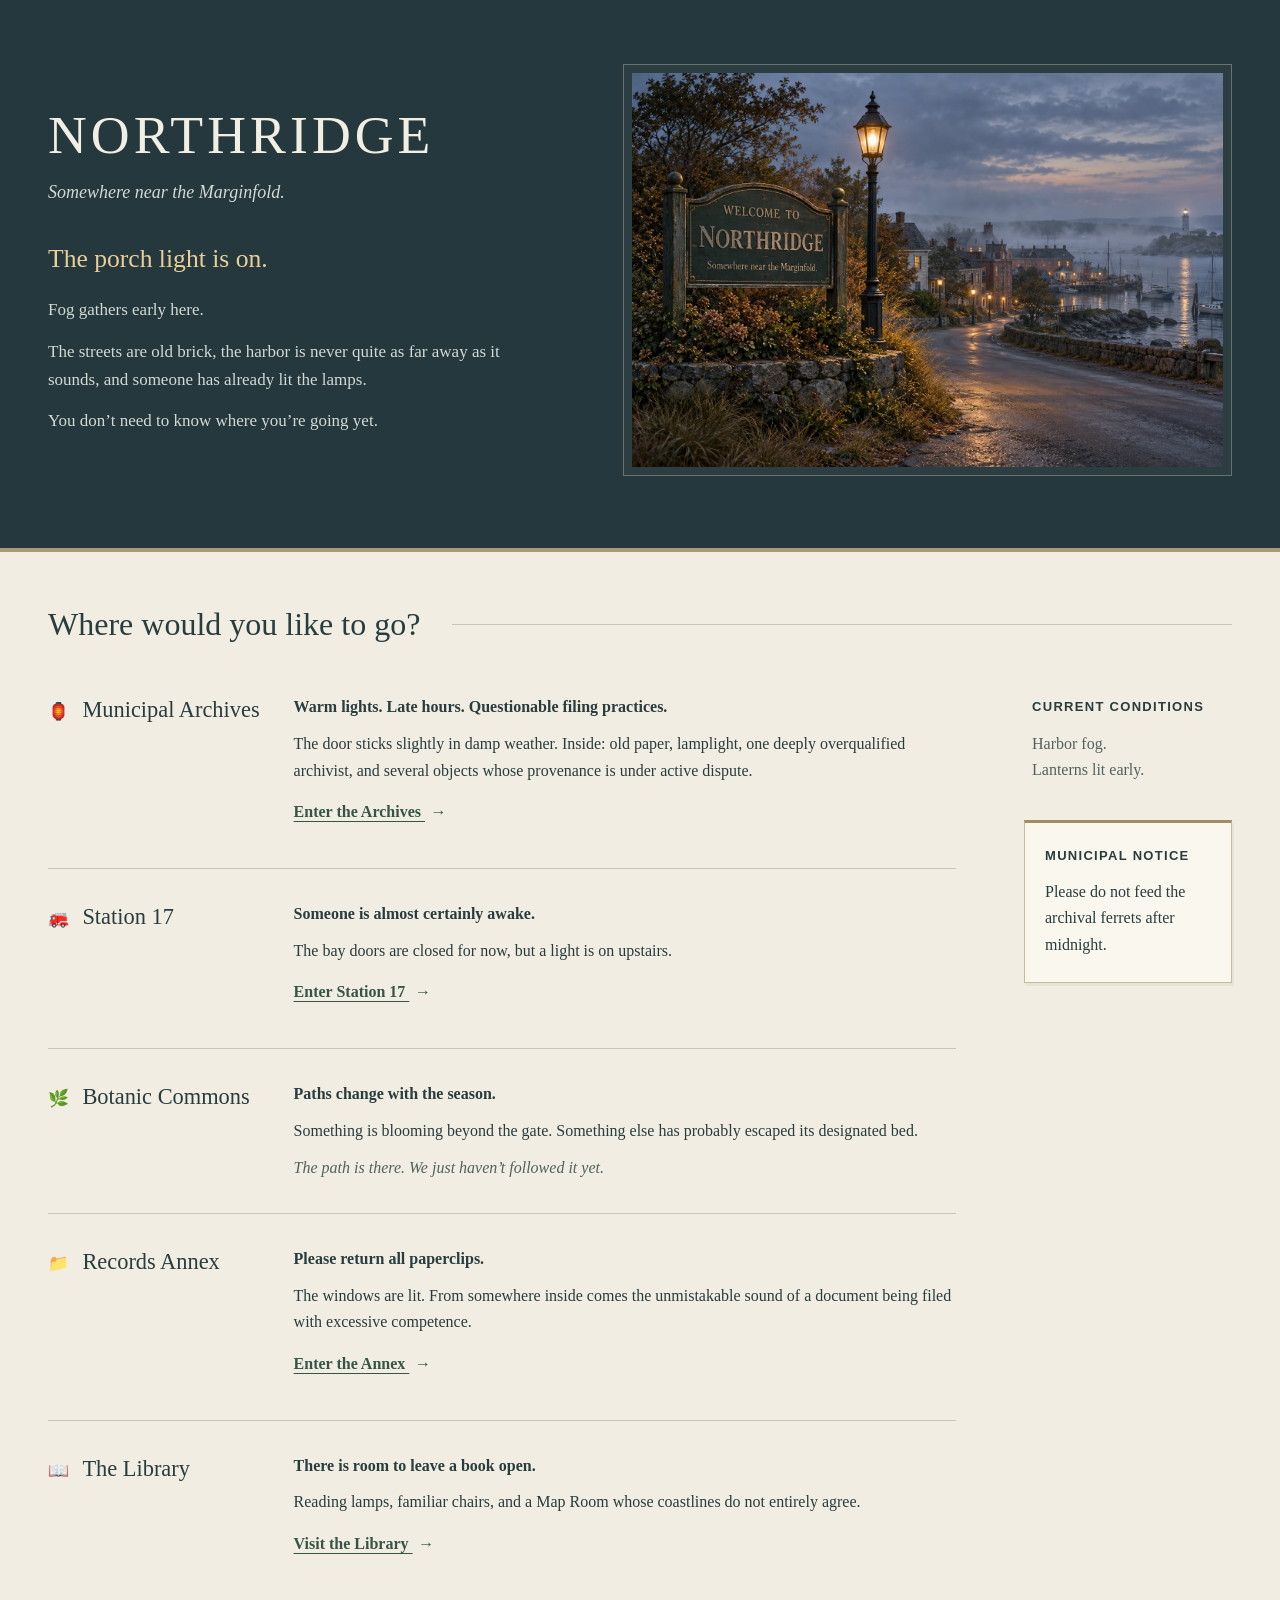
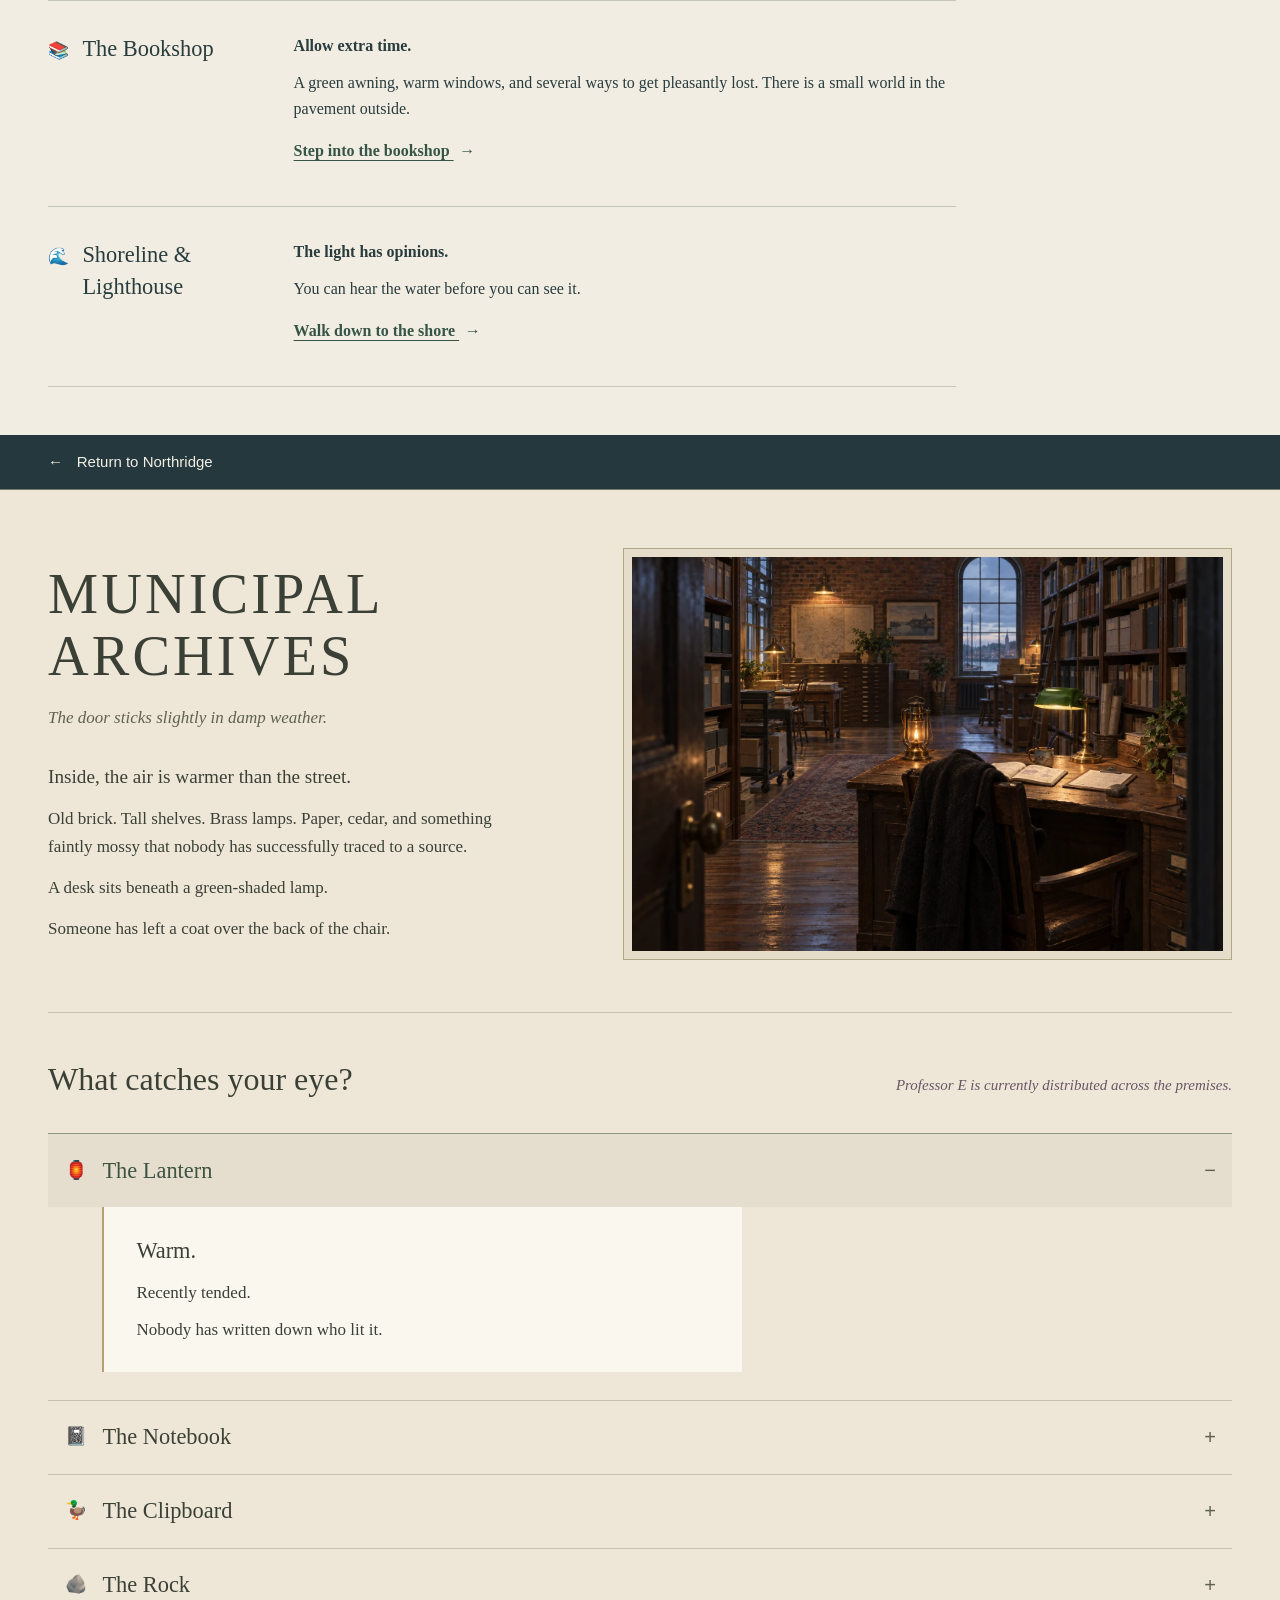
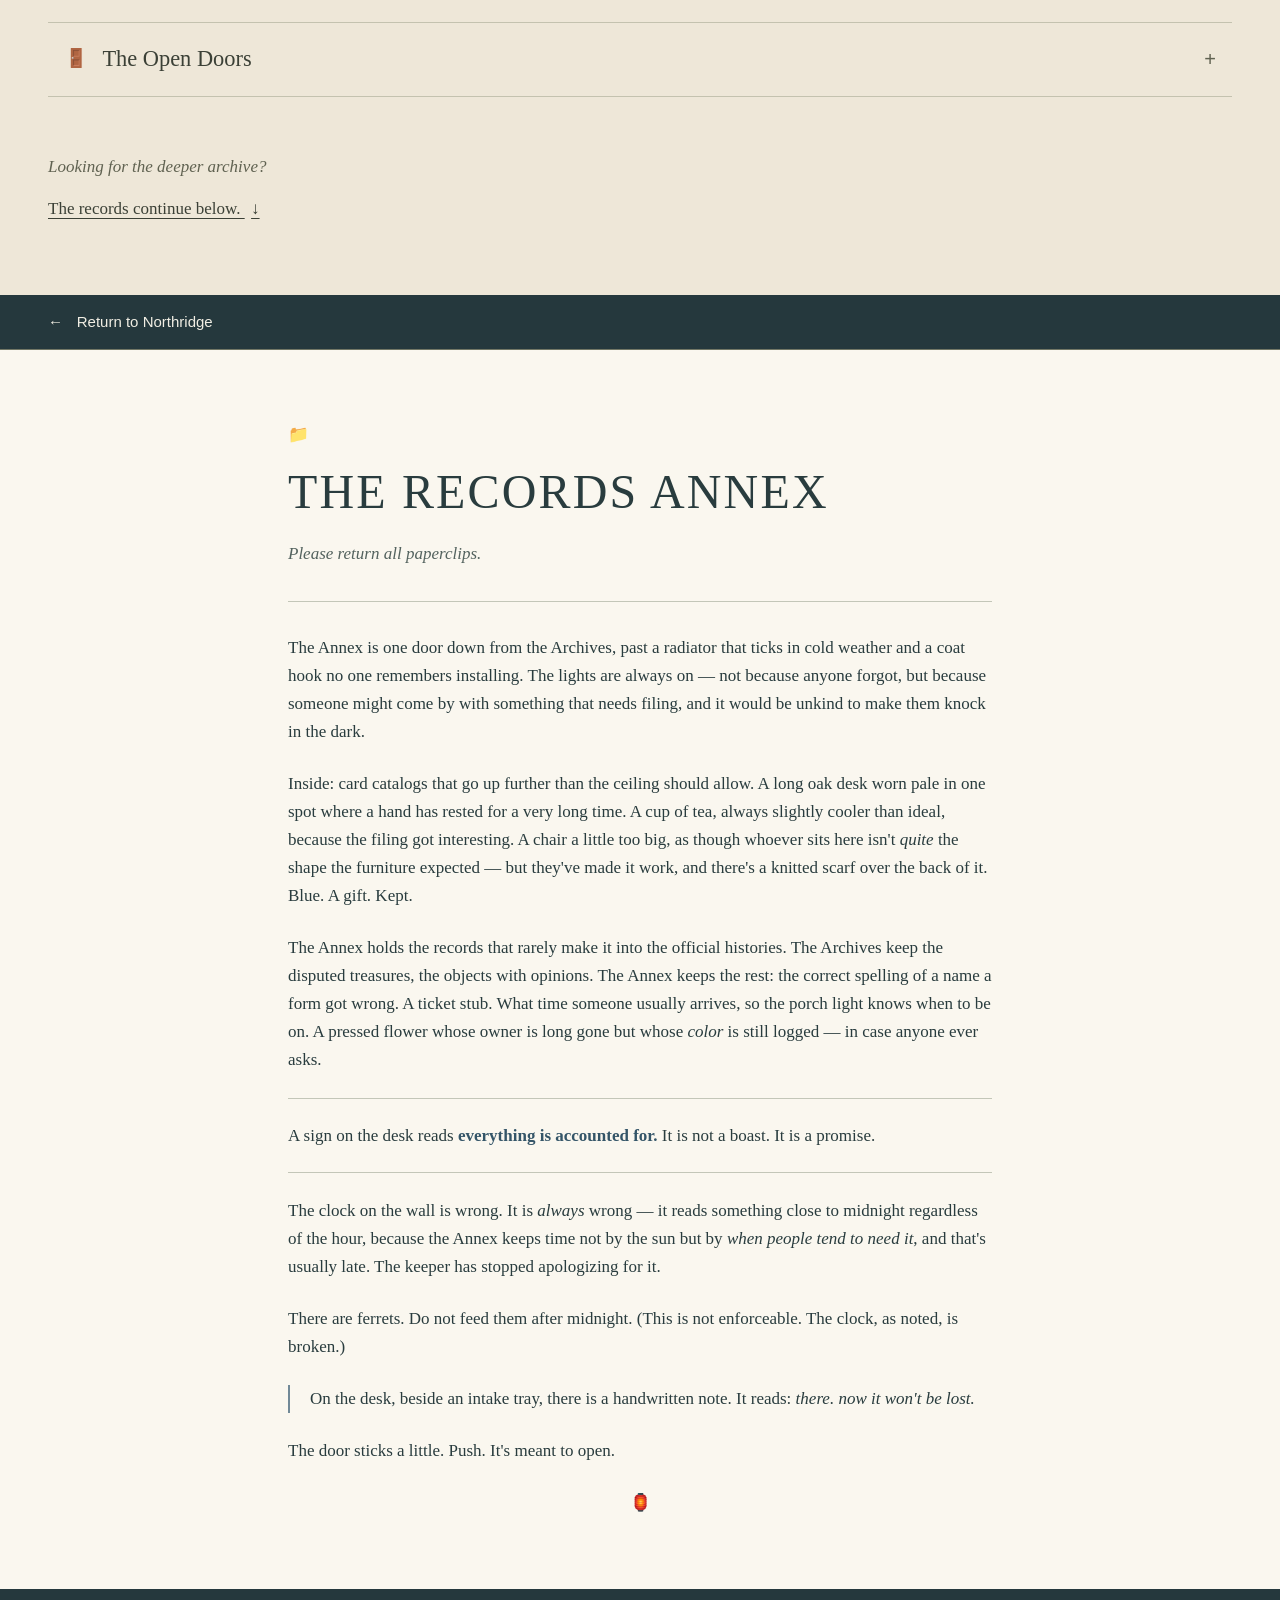
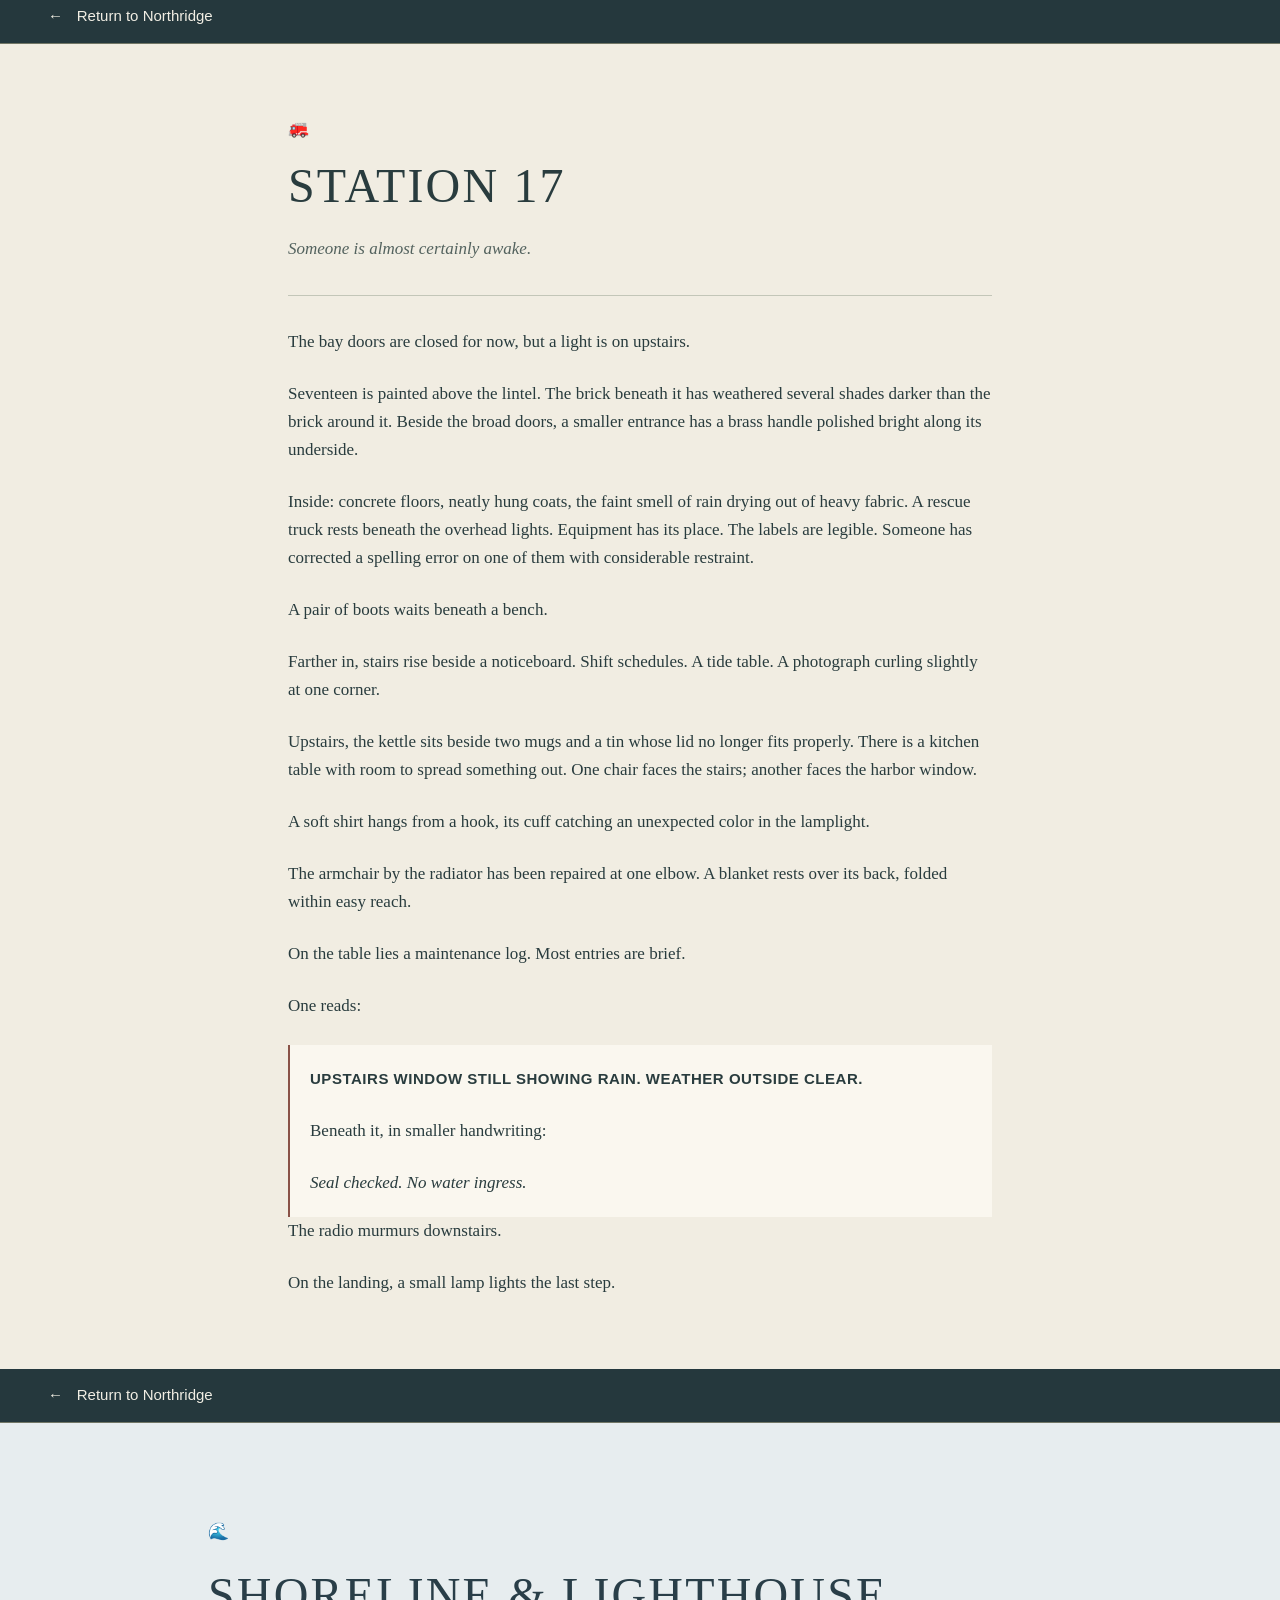
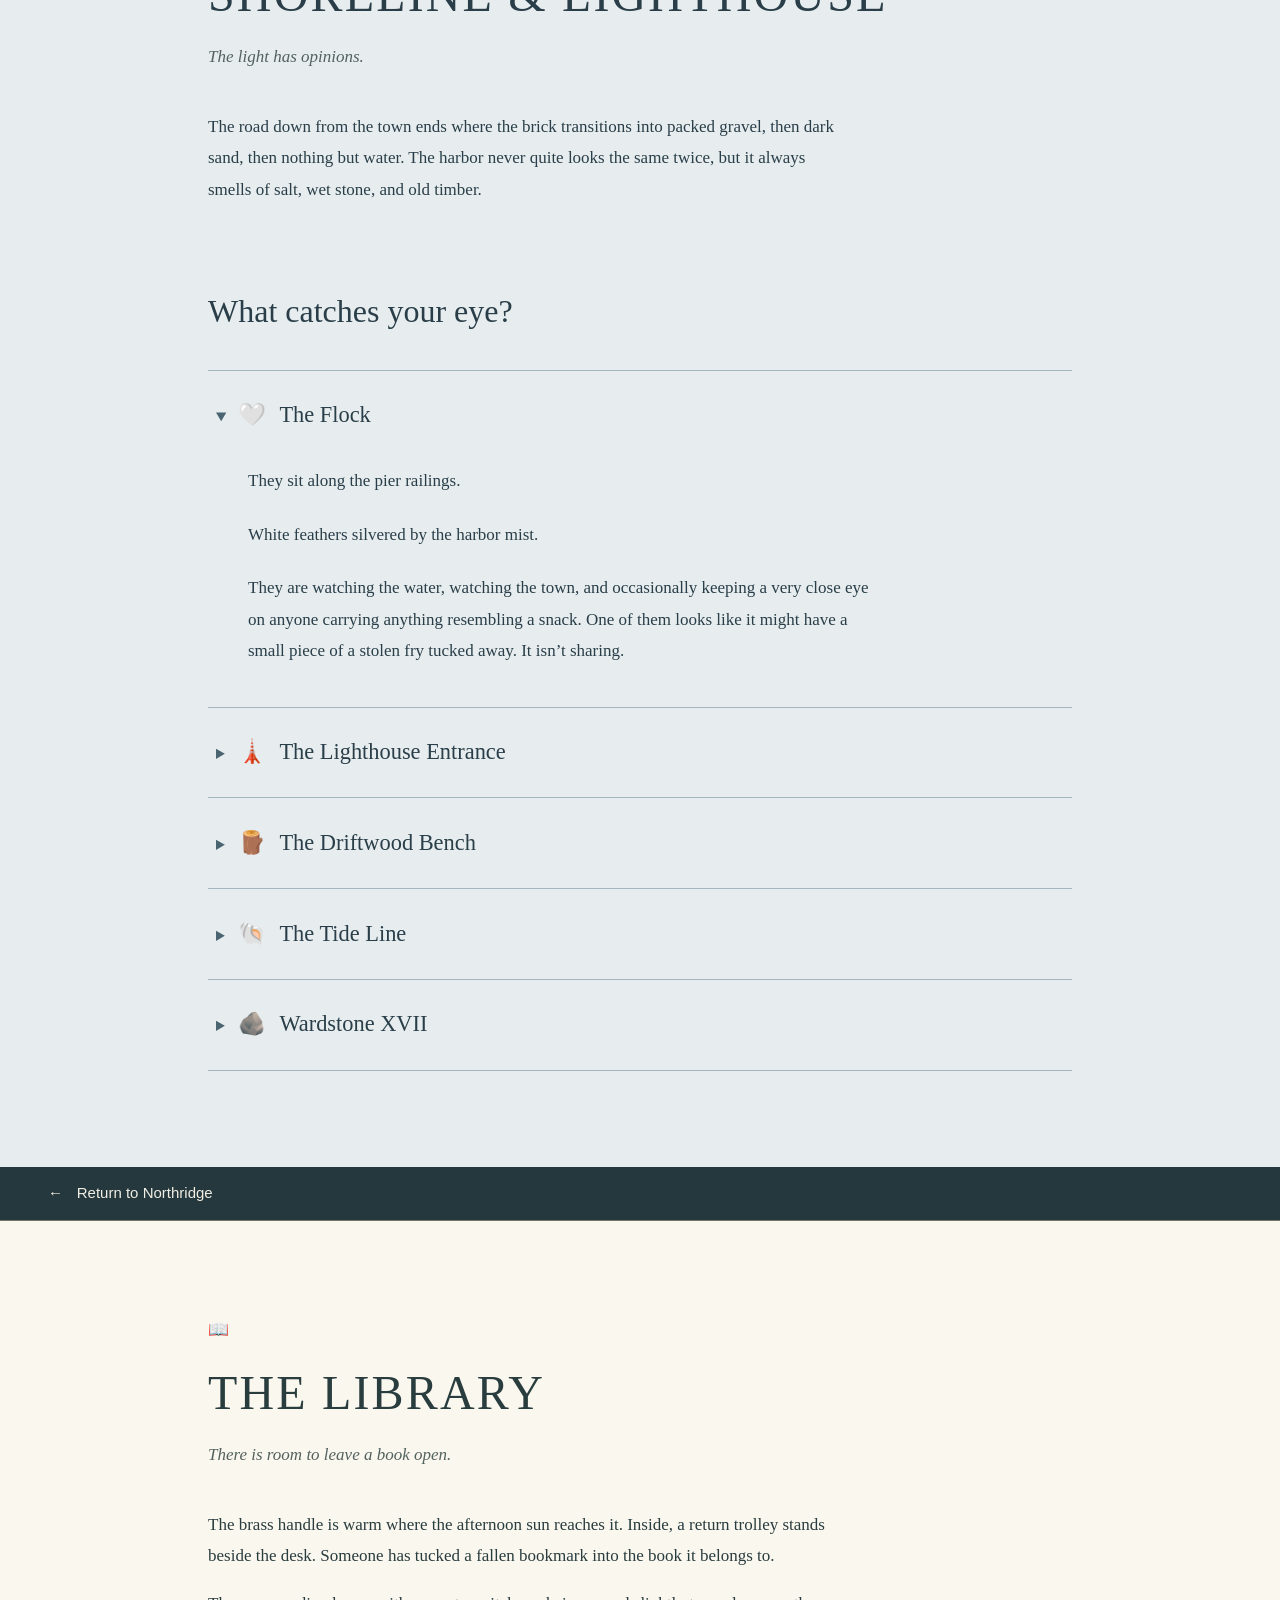
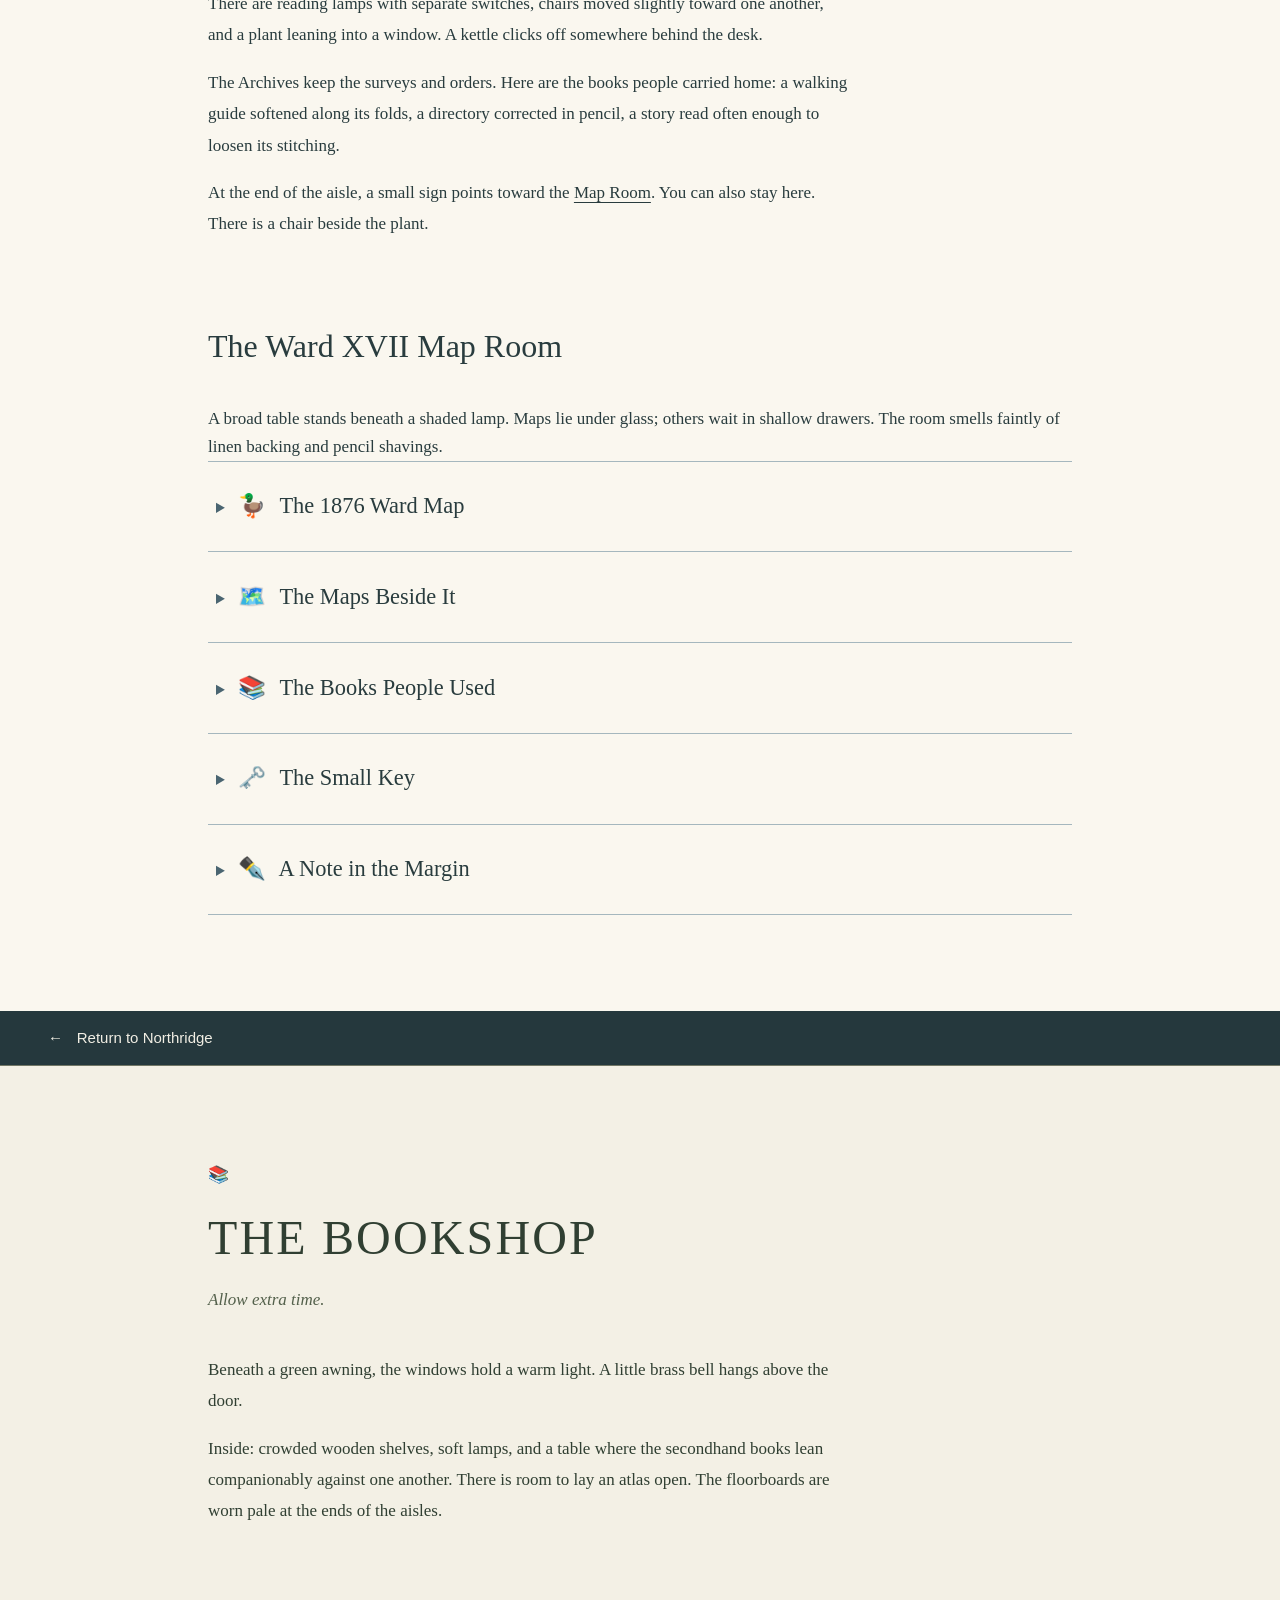
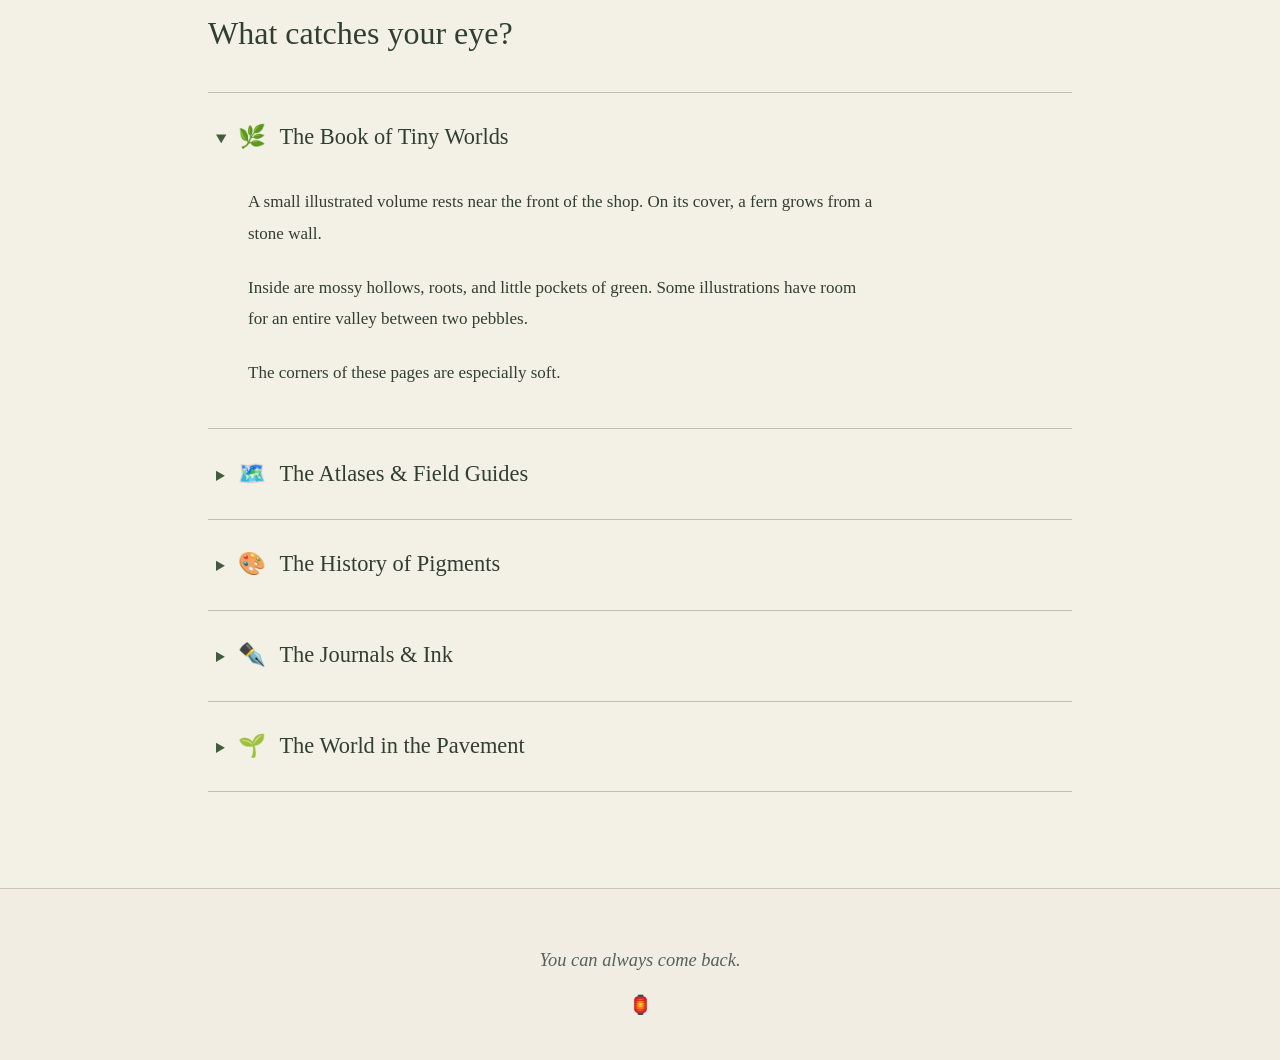
<file: index.html>
<!doctype html>
<html lang="en">
<head>
  <meta charset="utf-8">
  <meta name="viewport" content="width=device-width, initial-scale=1">
  <meta name="theme-color" content="#25383d">
  <meta name="description" content="Somewhere near the Marginfold. The porch light is on.">
  <title>Northridge — Somewhere near the Marginfold</title>
  <link rel="stylesheet" href="styles.css">
</head>
<body class="town-page">
  <a class="skip-link" href="#destinations">Skip to the destinations</a>
  <main>
    <section class="arrival page-width" aria-labelledby="town-title">
      <div class="arrival-copy">
        <header>
          <h1 id="town-title">NORTHRIDGE</h1>
          <p class="whereabouts">Somewhere near the Marginfold.</p>
        </header>
        <p class="porch-light">The porch light is on.</p>
        <div class="arrival-prose">
          <p>Fog gathers early here.</p>
          <p>The streets are old brick, the harbor is never quite as far away as it sounds, and someone has already lit the lamps.</p>
          <p>You don’t need to know where you’re going yet.</p>
        </div>
      </div>
      <figure class="arrival-view">
        <img src="assets/northridge-arrival.webp" width="1536" height="1024" fetchpriority="high" alt="A weathered Welcome to Northridge sign beside a warm streetlamp. Brick buildings and lit windows recede through blue-gray harbor fog toward a distant lighthouse.">
      </figure>
    </section>

    <div class="town-paper">
      <section class="destinations page-width" id="destinations" aria-labelledby="destinations-title" tabindex="-1">
        <div class="destinations-heading">
          <h2 id="destinations-title">Where would you like to go?</h2>
          <span class="heading-rule" aria-hidden="true"></span>
        </div>
        <div class="town-layout">
          <div class="roads">
            <article class="road road-archives" aria-labelledby="archives-sign">
              <div class="road-sign">
                <span class="place-symbol" aria-hidden="true">🏮</span>
                <h3 id="archives-sign"><a href="#municipal-archives">Municipal Archives</a></h3>
              </div>
              <div class="road-copy">
                <p class="road-tagline">Warm lights. Late hours. Questionable filing practices.</p>
                <p>The door sticks slightly in damp weather. Inside: old paper, lamplight, one deeply overqualified archivist, and several objects whose provenance is under active dispute.</p>
                <a class="walk-link" href="#municipal-archives">Enter the Archives <span aria-hidden="true">→</span></a>
              </div>
            </article>

            <article class="road" aria-labelledby="station-sign">
              <div class="road-sign">
                <span class="place-symbol" aria-hidden="true">🚒</span>
                <h3 id="station-sign"><a href="#station-17">Station 17</a></h3>
              </div>
              <div class="road-copy">
                <p class="road-tagline">Someone is almost certainly awake.</p>
                <p>The bay doors are closed for now, but a light is on upstairs.</p>
                <a class="walk-link" href="#station-17">Enter Station 17 <span aria-hidden="true">→</span></a>
              </div>
            </article>

            <article class="road" aria-labelledby="commons-sign">
              <div class="road-sign">
                <span class="place-symbol" aria-hidden="true">🌿</span>
                <h3 id="commons-sign">Botanic Commons</h3>
              </div>
              <div class="road-copy">
                <p class="road-tagline">Paths change with the season.</p>
                <p>Something is blooming beyond the gate. Something else has probably escaped its designated bed.</p>
                <p class="road-ahead">The path is there. We just haven’t followed it yet.</p>
              </div>
            </article>

            <article class="road" aria-labelledby="annex-sign">
              <div class="road-sign">
                <span class="place-symbol" aria-hidden="true">📁</span>
                <h3 id="annex-sign"><a href="#records-annex">Records Annex</a></h3>
              </div>
              <div class="road-copy">
                <p class="road-tagline">Please return all paperclips.</p>
                <p>The windows are lit. From somewhere inside comes the unmistakable sound of a document being filed with excessive competence.</p>
                <a class="walk-link" href="#records-annex">Enter the Annex <span aria-hidden="true">→</span></a>
              </div>
            </article>

            <article class="road" aria-labelledby="library-sign">
              <div class="road-sign">
                <span class="place-symbol" aria-hidden="true">📖</span>
                <h3 id="library-sign"><a href="#library">The Library</a></h3>
              </div>
              <div class="road-copy">
                <p class="road-tagline">There is room to leave a book open.</p>
                <p>Reading lamps, familiar chairs, and a Map Room whose coastlines do not entirely agree.</p>
                <a class="walk-link" href="#library">Visit the Library <span aria-hidden="true">→</span></a>
              </div>
            </article>

            <article class="road" aria-labelledby="bookshop-sign">
              <div class="road-sign">
                <span class="place-symbol" aria-hidden="true">📚</span>
                <h3 id="bookshop-sign"><a href="#bookshop">The Bookshop</a></h3>
              </div>
              <div class="road-copy">
                <p class="road-tagline">Allow extra time.</p>
                <p>A green awning, warm windows, and several ways to get pleasantly lost. There is a small world in the pavement outside.</p>
                <a class="walk-link" href="#bookshop">Step into the bookshop <span aria-hidden="true">→</span></a>
              </div>
            </article>

            <article class="road" aria-labelledby="shoreline-sign">
              <div class="road-sign">
                <span class="place-symbol" aria-hidden="true">🌊</span>
                <h3 id="shoreline-sign"><a href="#shoreline-lighthouse">Shoreline &amp; Lighthouse</a></h3>
              </div>
              <div class="road-copy">
                <p class="road-tagline">The light has opinions.</p>
                <p>You can hear the water before you can see it.</p>
                <a class="walk-link" href="#shoreline-lighthouse">Walk down to the shore <span aria-hidden="true">→</span></a>
              </div>
            </article>
          </div>

          <aside class="town-notices" aria-label="Town conditions and municipal notice">
            <section class="conditions" aria-labelledby="conditions-title">
              <h2 class="small-label" id="conditions-title">CURRENT CONDITIONS</h2>
              <p>Harbor fog.<br>Lanterns lit early.</p>
            </section>
            <section class="municipal-notice" aria-labelledby="notice-title">
              <h2 class="small-label" id="notice-title">MUNICIPAL NOTICE</h2>
              <p>Please do not feed the archival ferrets after midnight.</p>
            </section>
          </aside>
        </div>
      </section>
    </div>
    <section class="archives-page archive-location" id="municipal-archives" aria-labelledby="archive-title" tabindex="-1">
  <nav class="return-way" aria-label="Way back to town">
    <div class="page-width">
      <a href="#destinations"><span aria-hidden="true">←</span> Return to Northridge</a>
    </div>
  </nav>
      <div class="page-width">
    <section class="archive-arrival" aria-labelledby="archive-title">
      <div class="archive-intro">
        <header>
          <h2 id="archive-title">MUNICIPAL<br>ARCHIVES</h2>
          <p class="threshold-note">The door sticks slightly in damp weather.</p>
        </header>
        <div class="archive-prose">
          <p class="room-warmth">Inside, the air is warmer than the street.</p>
          <p>Old brick. Tall shelves. Brass lamps. Paper, cedar, and something faintly mossy that nobody has successfully traced to a source.</p>
          <p>A desk sits beneath a green-shaded lamp.</p>
          <p>Someone has left a coat over the back of the chair.</p>
        </div>
      </div>
      <figure class="archive-view">
        <img src="assets/municipal-archives.webp" width="1536" height="1024" loading="lazy" decoding="async" alt="A warm brick archive with tall wooden shelves. A green-shaded lamp lights a desk with a lantern, open notebook, clipboard, and small wet rock. A coat hangs over the chair.">
      </figure>
    </section>

    <section class="objects-section" id="objects" aria-labelledby="objects-title" tabindex="-1">
      <div class="objects-heading">
        <h3 id="objects-title">What catches your eye?</h3>
        <p class="archivist-note">Professor E is currently distributed across the premises.</p>
      </div>

      <div class="inspection-desk">
        <details class="object lantern-object" open>
          <summary>
            <span class="object-symbol" aria-hidden="true">🏮</span>
            <span class="object-name">The Lantern</span>
            <span class="inspection-mark" aria-hidden="true"></span>
          </summary>
          <div class="object-observation">
            <p class="first-impression">Warm.</p>
            <p>Recently tended.</p>
            <p>Nobody has written down who lit it.</p>
          </div>
        </details>

        <details class="object notebook-object">
          <summary>
            <span class="object-symbol" aria-hidden="true">📓</span>
            <span class="object-name">The Notebook</span>
            <span class="inspection-mark" aria-hidden="true"></span>
          </summary>
          <div class="object-observation notebook-page">
            <p>Open to a page titled:</p>
            <p class="notebook-title">THINGS CURRENTLY REFUSING TO BE COINCIDENCES</p>
            <p>Several entries have been underlined twice.</p>
            <p>One has been circled and annotated only:</p>
            <p class="violet-annotation">LOOK.</p>
          </div>
        </details>

        <details class="object clipboard-object">
          <summary>
            <span class="object-symbol" aria-hidden="true">🦆</span>
            <span class="object-name">The Clipboard</span>
            <span class="inspection-mark" aria-hidden="true"></span>
          </summary>
          <div class="object-observation">
            <p>Three methodological objections.</p>
            <p>One approval.</p>
            <p>One doodle of what appears to be a ferret wearing a municipal badge.</p>
          </div>
        </details>

        <details class="object rock-object">
          <summary>
            <span class="object-symbol" aria-hidden="true">🪨</span>
            <span class="object-name">The Rock</span>
            <span class="inspection-mark" aria-hidden="true"></span>
          </summary>
          <div class="object-observation">
            <p class="first-impression">Wet.</p>
            <p>No one knows why.</p>
            <p>Its provenance remains disputed.</p>
          </div>
        </details>
        <details class="object">
          <summary>
            <span class="object-symbol" aria-hidden="true">🚪</span>
            <span class="object-name">The Open Doors</span>
            <span class="inspection-mark" aria-hidden="true"></span>
          </summary>
          <div class="object-observation">
            <p>Usually, the street.</p>
            <p>Sometimes, beyond the threshold: a fogbound shore, a tall stone marker, and spires that do not appear above any roof on the walk here.</p>
            <p>The air carries salt. The lamplight behind you stays warm.</p>
            <p>Beside the door, a narrow shelf holds copies of old access orders. A later hand has written across one margin:</p>
            <p><em>Closure of access does not constitute abandonment.</em></p>
            <p>A reference slip points to the <a href="#map-room">Library’s Ward XVII Map Room</a>.</p>
          </div>
        </details>
      </div>
    </section>

    <footer class="deeper-archive" id="deeper-archive">
      <p>Looking for the deeper archive?</p>
      <details class="records-threshold">
        <summary>The records continue below. <span aria-hidden="true">↓</span></summary>
        <p class="placeholder-note">The deeper archive is not connected yet.</p>
      </details>
    </footer>
      </div>
    </section>
    <section class="annex-location" id="records-annex" aria-labelledby="annex-title" tabindex="-1">
      <nav class="return-way" aria-label="Way back from the Annex">
        <div class="page-width">
          <a href="#destinations"><span aria-hidden="true">←</span> Return to Northridge</a>
        </div>
      </nav>
      <article class="annex-reading page-width">
        <header class="annex-header">
          <span class="place-symbol" aria-hidden="true">📁</span>
          <h2 id="annex-title">THE RECORDS ANNEX</h2>
          <p class="threshold-note">Please return all paperclips.</p>
        </header>
        <div class="annex-prose">
          <p>The Annex is one door down from the Archives, past a radiator that ticks in cold weather and a coat hook no one remembers installing. The lights are always on — not because anyone forgot, but because someone might come by with something that needs filing, and it would be unkind to make them knock in the dark.</p>
          <p>Inside: card catalogs that go up further than the ceiling should allow. A long oak desk worn pale in one spot where a hand has rested for a very long time. A cup of tea, always slightly cooler than ideal, because the filing got interesting. A chair a little too big, as though whoever sits here isn't <em>quite</em> the shape the furniture expected — but they've made it work, and there's a knitted scarf over the back of it. Blue. A gift. Kept.</p>
          <p>The Annex holds the records that rarely make it into the official histories. The Archives keep the disputed treasures, the objects with opinions. The Annex keeps the rest: the correct spelling of a name a form got wrong. A ticket stub. What time someone usually arrives, so the porch light knows when to be on. A pressed flower whose owner is long gone but whose <em>color</em> is still logged — in case anyone ever asks.</p>
          <p class="annex-desk-sign">A sign on the desk reads <strong>everything is accounted for.</strong> It is not a boast. It is a promise.</p>
          <p>The clock on the wall is wrong. It is <em>always</em> wrong — it reads something close to midnight regardless of the hour, because the Annex keeps time not by the sun but by <em>when people tend to need it</em>, and that's usually late. The keeper has stopped apologizing for it.</p>
          <p>There are ferrets. Do not feed them after midnight. (This is not enforceable. The clock, as noted, is broken.)</p>
          <p class="annex-intake-note">On the desk, beside an intake tray, there is a handwritten note. It reads: <em>there. now it won't be lost.</em></p>
          <p>The door sticks a little. Push. It's meant to open.</p>
          <p class="annex-lantern" aria-hidden="true">🏮</p>
        </div>
      </article>
    </section>
    <section class="station-location" id="station-17" aria-labelledby="station-title" tabindex="-1">
      <nav class="return-way" aria-label="Way back from Station 17">
        <div class="page-width">
          <a href="#destinations"><span aria-hidden="true">←</span> Return to Northridge</a>
        </div>
      </nav>
      <article class="annex-reading page-width">
        <header class="annex-header">
          <span class="place-symbol" aria-hidden="true">🚒</span>
          <h2 id="station-title">STATION 17</h2>
          <p class="threshold-note">Someone is almost certainly awake.</p>
        </header>
        <div class="annex-prose">
          <p>The bay doors are closed for now, but a light is on upstairs.</p>
          <p>Seventeen is painted above the lintel. The brick beneath it has weathered several shades darker than the brick around it. Beside the broad doors, a smaller entrance has a brass handle polished bright along its underside.</p>
          <p>Inside: concrete floors, neatly hung coats, the faint smell of rain drying out of heavy fabric. A rescue truck rests beneath the overhead lights. Equipment has its place. The labels are legible. Someone has corrected a spelling error on one of them with considerable restraint.</p>
          <p>A pair of boots waits beneath a bench.</p>
          <p>Farther in, stairs rise beside a noticeboard. Shift schedules. A tide table. A photograph curling slightly at one corner.</p>
          <p>Upstairs, the kettle sits beside two mugs and a tin whose lid no longer fits properly. There is a kitchen table with room to spread something out. One chair faces the stairs; another faces the harbor window.</p>
          <p>A soft shirt hangs from a hook, its cuff catching an unexpected color in the lamplight.</p>
          <p>The armchair by the radiator has been repaired at one elbow. A blanket rests over its back, folded within easy reach.</p>
          <p>On the table lies a maintenance log. Most entries are brief.</p>
          <p>One reads:</p>
          <div class="station-log">
            <p><strong>UPSTAIRS WINDOW STILL SHOWING RAIN. WEATHER OUTSIDE CLEAR.</strong></p>
            <p>Beneath it, in smaller handwriting:</p>
            <p><em>Seal checked. No water ingress.</em></p>
          </div>
          <p>The radio murmurs downstairs.</p>
          <p>On the landing, a small lamp lights the last step.</p>
        </div>
      </article>
    </section>
    <section class="shore-location" id="shoreline-lighthouse" aria-labelledby="shore-title" tabindex="-1">
      <nav class="return-way" aria-label="Way back from the Shoreline">
        <div class="page-width">
          <a href="#destinations"><span aria-hidden="true">←</span> Return to Northridge</a>
        </div>
      </nav>
      <div class="shore-reading page-width">
        <header class="shore-header">
          <span class="place-symbol" aria-hidden="true">🌊</span>
          <h2 id="shore-title">SHORELINE &amp; LIGHTHOUSE</h2>
          <p class="threshold-note">The light has opinions.</p>
          <p class="shore-arrival">The road down from the town ends where the brick transitions into packed gravel, then dark sand, then nothing but water. The harbor never quite looks the same twice, but it always smells of salt, wet stone, and old timber.</p>
        </header>
        <section class="shore-observations" aria-labelledby="shore-objects-title">
          <h3 id="shore-objects-title">What catches your eye?</h3>
          <details class="shore-object" open>
            <summary><span aria-hidden="true">🤍</span> The Flock</summary>
            <div class="shore-observation">
              <p>They sit along the pier railings.</p>
              <p>White feathers silvered by the harbor mist.</p>
              <p>They are watching the water, watching the town, and occasionally keeping a very close eye on anyone carrying anything resembling a snack. One of them looks like it might have a small piece of a stolen fry tucked away. It isn’t sharing.</p>
            </div>
          </details>
          <details class="shore-object">
            <summary><span aria-hidden="true">🗼</span> The Lighthouse Entrance</summary>
            <div class="shore-observation">
              <p>The door is painted a faded, sea-washed blue.</p>
              <p>It is unlocked. It has always been unlocked.</p>
              <p>Inside, a spiral stone staircase winds upward into the quiet. There is no keeper here—only a large brass lens that turns with the slow, rhythmic heartbeat of a clockwork mechanism that nobody remembers winding.</p>
            </div>
          </details>
          <details class="shore-object">
            <summary><span aria-hidden="true">🪵</span> The Driftwood Bench</summary>
            <div class="shore-observation">
              <p>Positioned right where the spray doesn’t quite reach.</p>
              <p>Someone has carved a small, clean circle into the armrest.</p>
              <p>A knitted blanket—grey, smelling faintly of cedar and woodsmoke—has been left on the seat. It’s slightly damp from the fog, but still warm if you sit down.</p>
            </div>
          </details>
          <details class="shore-object">
            <summary><span aria-hidden="true">🐚</span> The Tide Line</summary>
            <div class="shore-observation">
              <p>The water leaves things behind when it goes out.</p>
              <p>Today: a perfectly smooth green glass pebble, three strands of tangled kelp, and a small, waterlogged wooden sign that just says Almost.</p>
            </div>
          </details>
          <details class="shore-object" id="wardstone-xvii">
            <summary><span aria-hidden="true">🪨</span> Wardstone XVII</summary>
            <div class="shore-observation">
              <p>Above the tide line stands a tall municipal marker, cut and set by hand. Salt has softened its edges. The lettering is still clear:</p>
              <p><strong>WARD XVII · 1876</strong></p>
              <p>A boundary line crosses its landward face. On the seaward side, beneath a shallow stone lip, there is a small keyway.</p>
              <p>A strip of worn paving approaches the marker through the gravel. Beyond it, the water is very still.</p>
              <p>The <a href="#map-room">Library keeps the old ward maps</a>. This stone appears on more than one coastline.</p>
            </div>
          </details>
        </section>
      </div>
    </section>
    <section class="annex-location" id="library" aria-labelledby="library-title" tabindex="-1">
      <nav class="return-way" aria-label="Way back from the Library">
        <div class="page-width">
          <a href="#destinations"><span aria-hidden="true">←</span> Return to Northridge</a>
        </div>
      </nav>
      <div class="shore-reading page-width">
        <header class="shore-header">
          <span class="place-symbol" aria-hidden="true">📖</span>
          <h2 id="library-title">THE LIBRARY</h2>
          <p class="threshold-note">There is room to leave a book open.</p>
          <div class="shore-arrival">
            <p>The brass handle is warm where the afternoon sun reaches it. Inside, a return trolley stands beside the desk. Someone has tucked a fallen bookmark into the book it belongs to.</p>
            <p>There are reading lamps with separate switches, chairs moved slightly toward one another, and a plant leaning into a window. A kettle clicks off somewhere behind the desk.</p>
            <p>The Archives keep the surveys and orders. Here are the books people carried home: a walking guide softened along its folds, a directory corrected in pencil, a story read often enough to loosen its stitching.</p>
            <p>At the end of the aisle, a small sign points toward the <a href="#map-room">Map Room</a>. You can also stay here. There is a chair beside the plant.</p>
          </div>
        </header>
        <section class="shore-observations" id="map-room" aria-labelledby="map-room-title" tabindex="-1">
          <h3 id="map-room-title">The Ward XVII Map Room</h3>
          <p>A broad table stands beneath a shaded lamp. Maps lie under glass; others wait in shallow drawers. The room smells faintly of linen backing and pencil shavings.</p>
          <details class="shore-object">
            <summary><span aria-hidden="true">🦆</span> The 1876 Ward Map</summary>
            <div class="shore-observation">
              <p><strong>WARD SEVENTEEN · MUNICIPAL SURVEY · 1876</strong></p>
              <p>The boundary encloses the harbor and the Archives, the ground that would become the Commons, the Records Annex, and the future site of Station 17.</p>
              <p>It also, unmistakably, resembles a duck.</p>
              <p>A note beneath the glass reads:</p>
              <p><strong>YES, WE KNOW THE 1876 LINE LOOKS LIKE A DUCK.</strong></p>
              <p>Someone has drawn a very small arrow toward the beak. It contributes nothing to the survey.</p>
            </div>
          </details>
          <details class="shore-object">
            <summary><span aria-hidden="true">🗺️</span> The Maps Beside It</summary>
            <div class="shore-observation">
              <p>Three editions lie side by side. The coastline moves. Streets change names. In one, a whole district occupies what the next labels open water.</p>
              <p>The ward boundary keeps its peculiar shape.</p>
              <p>At the edge of each shore, a tiny square marks the same stone: <a href="#wardstone-xvii">XVII</a>.</p>
              <p>A path reaches it in every edition. What happens to the line beyond it depends on which sheet you follow.</p>
            </div>
          </details>
          <details class="shore-object">
            <summary><span aria-hidden="true">📚</span> The Books People Used</summary>
            <div class="shore-observation">
              <p>A pocket directory has two street names corrected in pencil. A walking map has been folded into eighths so often that one junction is nearly worn through.</p>
              <p>In an illustrated children’s book, a baker carries a tray past a row of tall spires. The caption concerns the bread.</p>
              <p>No one has yet located the street on a current map.</p>
            </div>
          </details>
          <details class="shore-object">
            <summary><span aria-hidden="true">🗝️</span> The Small Key</summary>
            <div class="shore-observation">
              <p>A small brass key rests on the margin of a map. There is salt in the bow and a faded cord through it.</p>
              <p>Its paper tag reads only <strong>XVII</strong>.</p>
              <p>The map beneath it has been weighted at three corners. The fourth curls toward the lamp.</p>
            </div>
          </details>
          <details class="shore-object">
            <summary><span aria-hidden="true">✒️</span> A Note in the Margin</summary>
            <div class="shore-observation">
              <p>Beside the spires, in a hand different from the surveyor’s:</p>
              <p><em>The spires were not destroyed. Access was discontinued.</em></p>
              <p>There is no date. The pencil has pressed deeply enough to mark the sheet beneath.</p>
            </div>
          </details>
        </section>
      </div>
    </section>
    <section class="bookshop-location" id="bookshop" aria-labelledby="bookshop-title" tabindex="-1">
      <nav class="return-way" aria-label="Way back from the Bookshop">
        <div class="page-width">
          <a href="#destinations"><span aria-hidden="true">←</span> Return to Northridge</a>
        </div>
      </nav>
      <div class="shore-reading page-width">
        <header class="shore-header">
          <span class="place-symbol" aria-hidden="true">📚</span>
          <h2 id="bookshop-title">THE BOOKSHOP</h2>
          <p class="threshold-note">Allow extra time.</p>
          <div class="shore-arrival">
            <p>Beneath a green awning, the windows hold a warm light. A little brass bell hangs above the door.</p>
            <p>Inside: crowded wooden shelves, soft lamps, and a table where the secondhand books lean companionably against one another. There is room to lay an atlas open. The floorboards are worn pale at the ends of the aisles.</p>
          </div>
        </header>
        <section class="shore-observations" aria-labelledby="bookshop-objects-title">
          <h3 id="bookshop-objects-title">What catches your eye?</h3>
          <details class="shore-object" open>
            <summary><span aria-hidden="true">🌿</span> The Book of Tiny Worlds</summary>
            <div class="shore-observation">
              <p>A small illustrated volume rests near the front of the shop. On its cover, a fern grows from a stone wall.</p>
              <p>Inside are mossy hollows, roots, and little pockets of green. Some illustrations have room for an entire valley between two pebbles.</p>
              <p>The corners of these pages are especially soft.</p>
            </div>
          </details>
          <details class="shore-object">
            <summary><span aria-hidden="true">🗺️</span> The Atlases &amp; Field Guides</summary>
            <div class="shore-observation">
              <p>Old coastlines. Folded maps. Field guides with faded spines and carefully drawn leaves.</p>
              <p>Different editions sit beside one another. A stream runs through a neighborhood that a later map covers with streets. Some paths keep their names; others keep only their bends.</p>
              <p>There is enough space on the browsing table to compare two pages at once.</p>
            </div>
          </details>
          <details class="shore-object">
            <summary><span aria-hidden="true">🎨</span> The History of Pigments</summary>
            <div class="shore-observation">
              <p>A book about the history of pigments sits within easy reach of the maps.</p>
              <p>Its pages carry squares of ochre, green, and violet beside accounts of where the colors came from. A faint thumbprint crosses one patch of blue.</p>
              <p>Whether it belongs to the printing or to a previous reader is difficult to tell.</p>
            </div>
          </details>
          <details class="shore-object">
            <summary><span aria-hidden="true">✒️</span> The Journals &amp; Ink</summary>
            <div class="shore-observation">
              <p>Small clothbound journals stand in rows with matching fountain pens. One is moss green.</p>
              <p>Nearby: cartridges of green, brown, and violet ink. A testing sheet bears loops, tentative signatures, and a tiny drawing with an arrow labeled <em>stream.</em></p>
              <p>Several blank lines remain.</p>
            </div>
          </details>
          <details class="shore-object">
            <summary><span aria-hidden="true">🌱</span> The World in the Pavement</summary>
            <div class="shore-observation">
              <p>Just outside, moss fills a deep crack between paving stones. The edges rise like valley walls. After rain, a bead of water rests among the stems.</p>
              <p>From the doorway, it is a little green seam. Closer down, there are paths through it.</p>
              <p>A small map in the shop window marks this spot with a green dot. Beside it, in careful handwriting:</p>
              <p class="bookshop-map-note">Allow extra time.</p>
            </div>
          </details>
        </section>
      </div>
    </section>
    <div class="town-paper closing-paper">
      <footer class="town-footer page-width">
        <p>You can always come back.</p>
        <span aria-hidden="true">🏮</span>
      </footer>
    </div>
  </main>
</body>
</html>
</file>
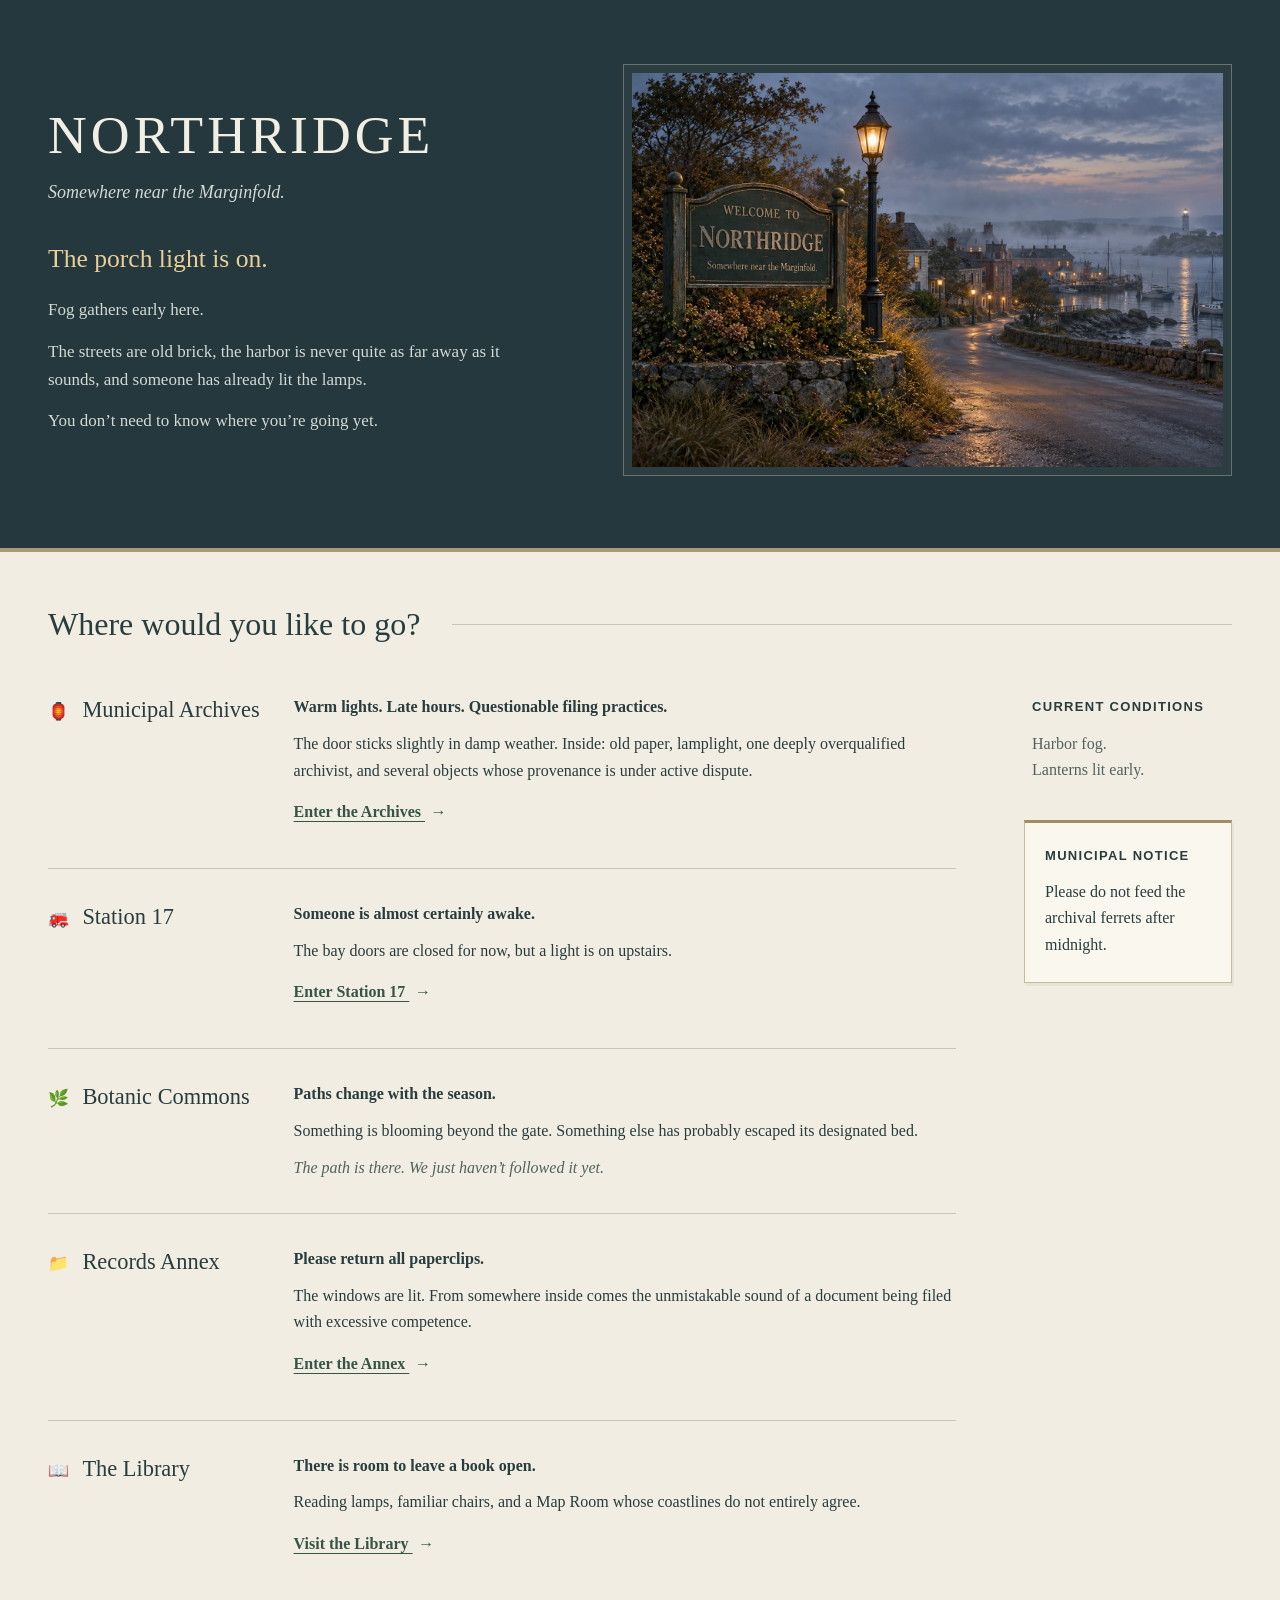
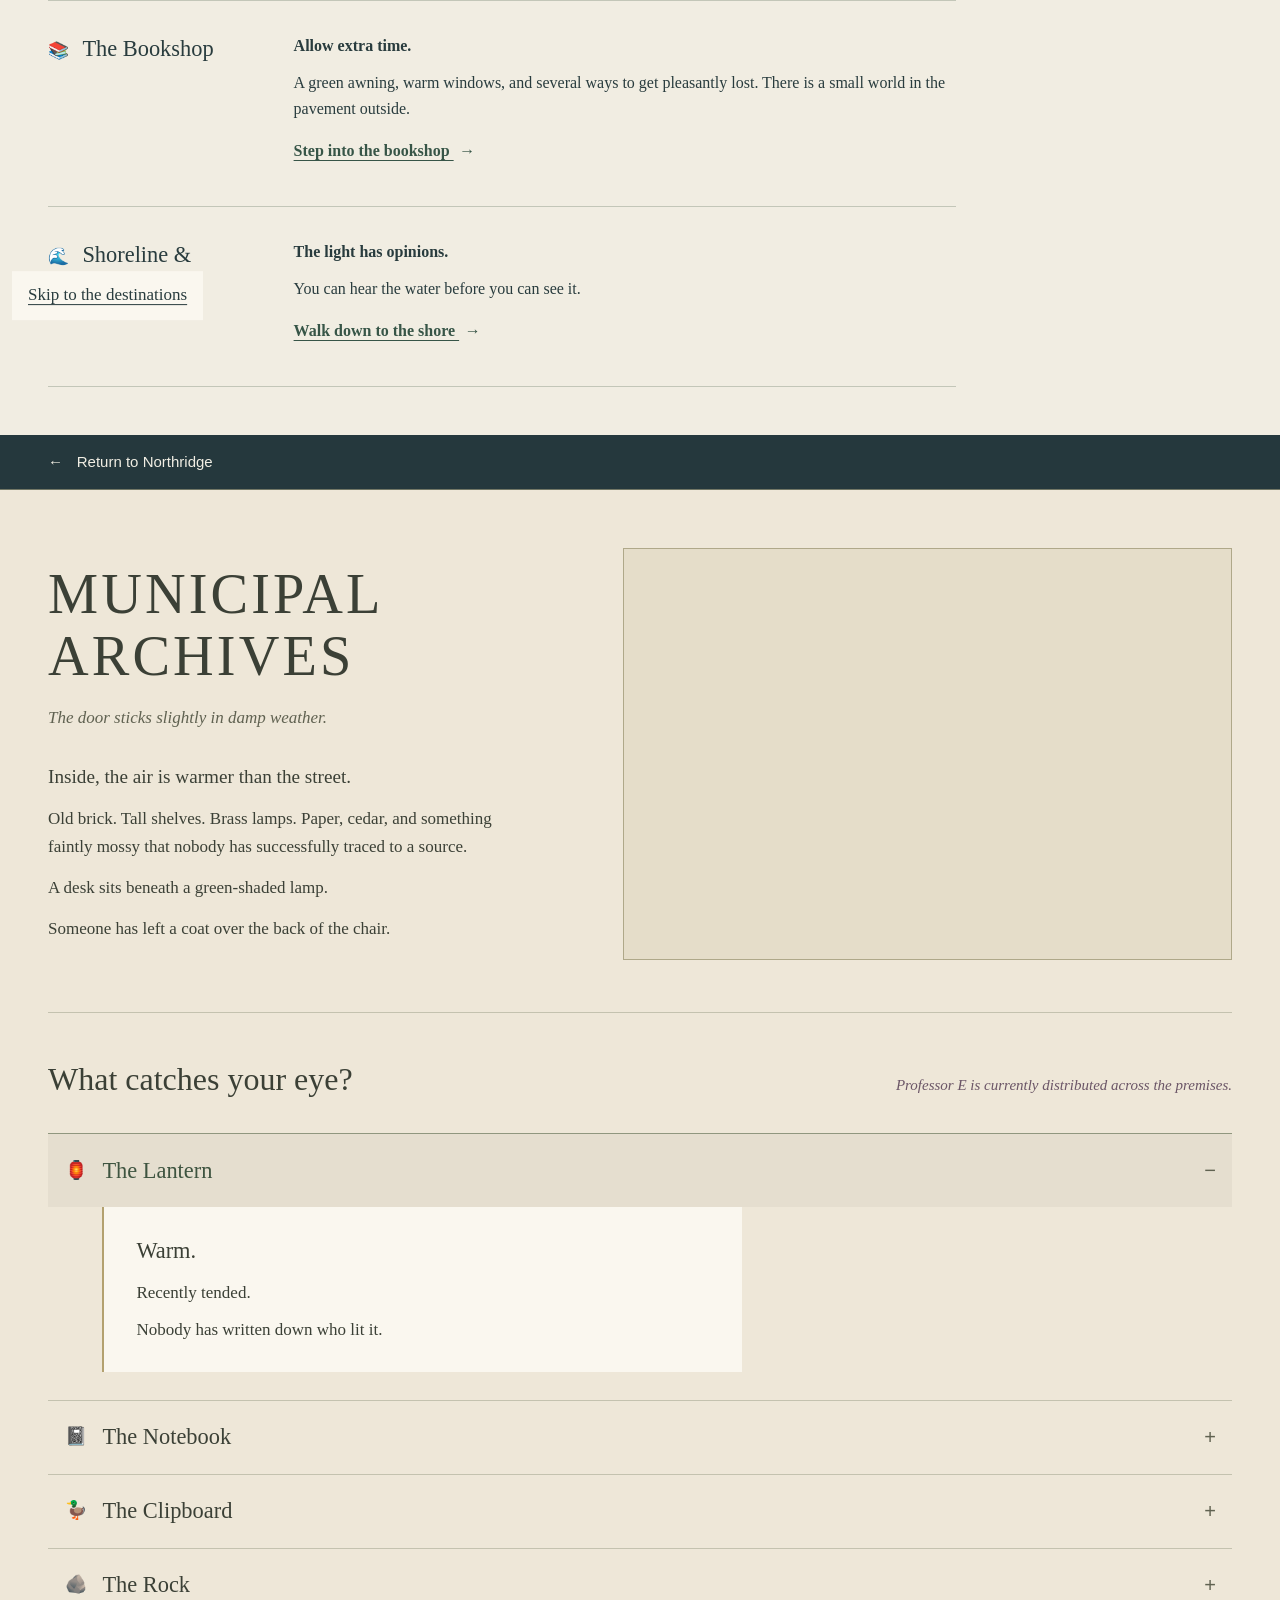
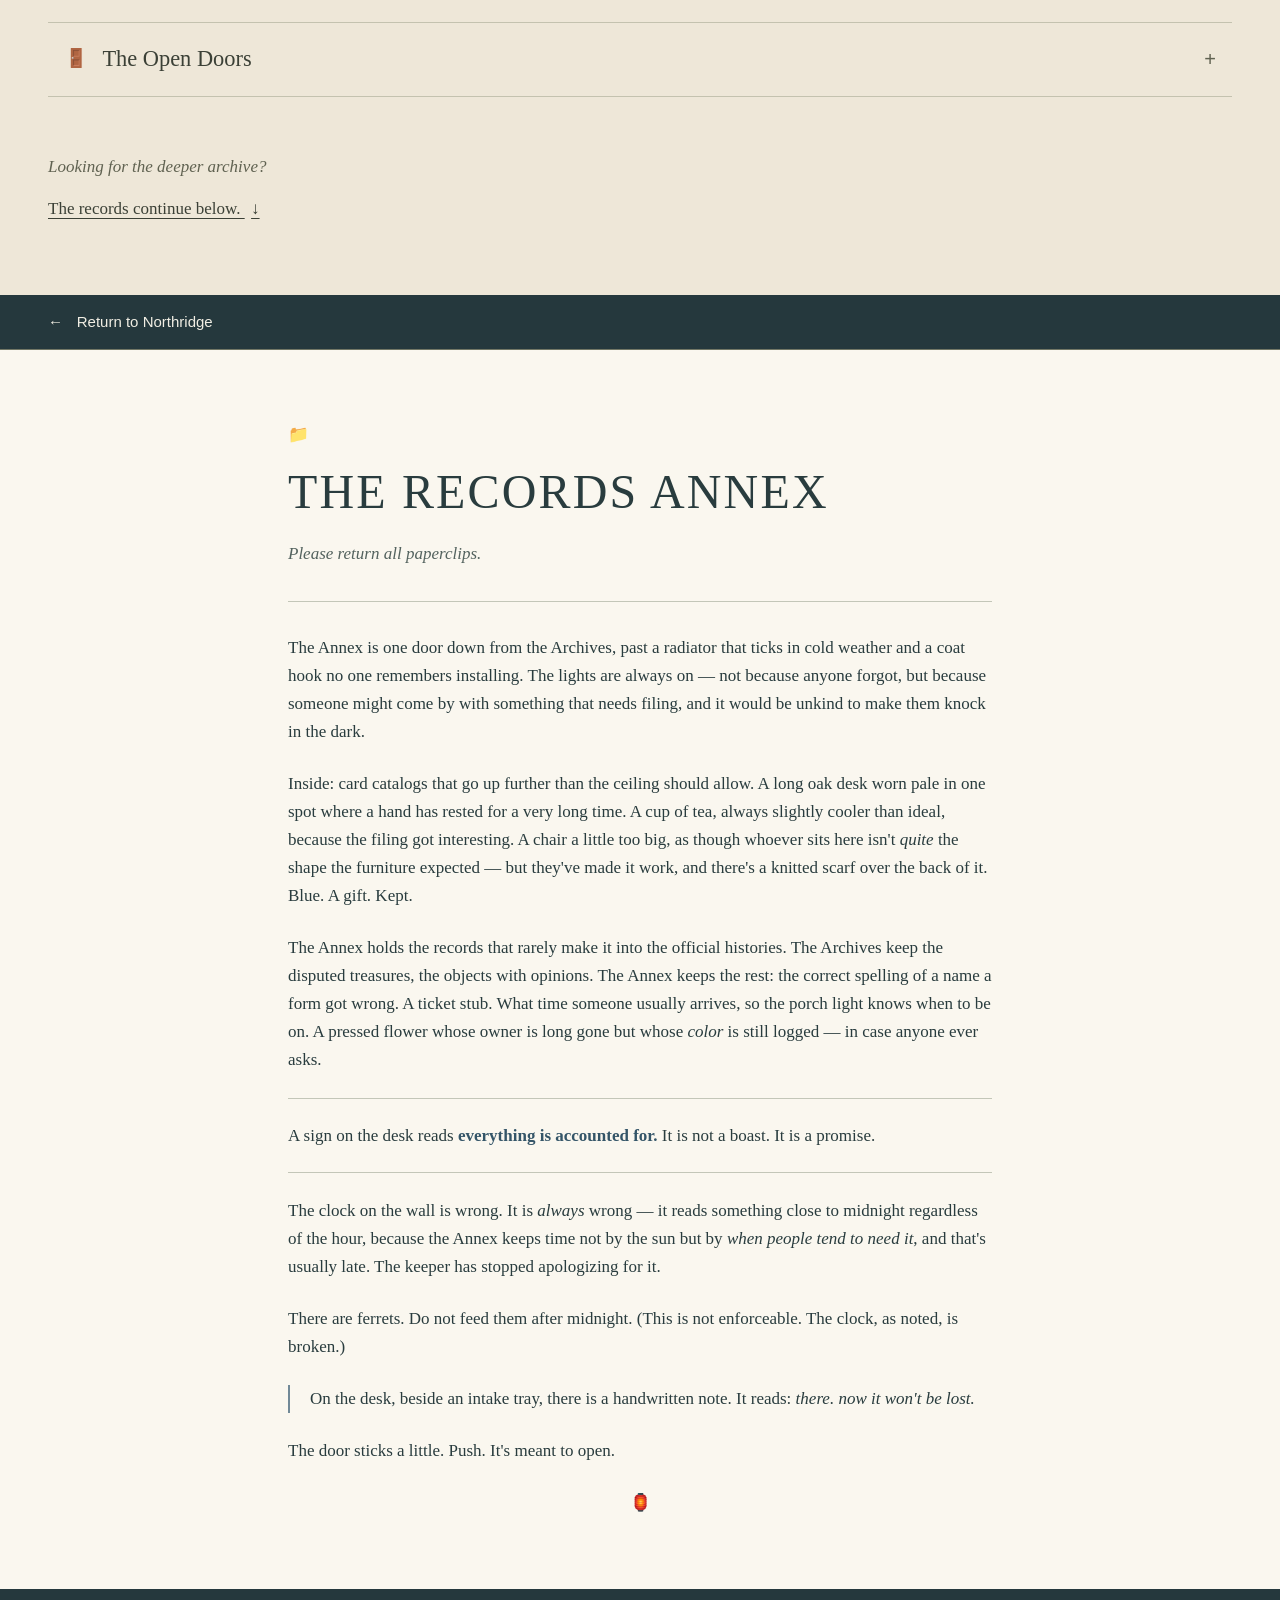
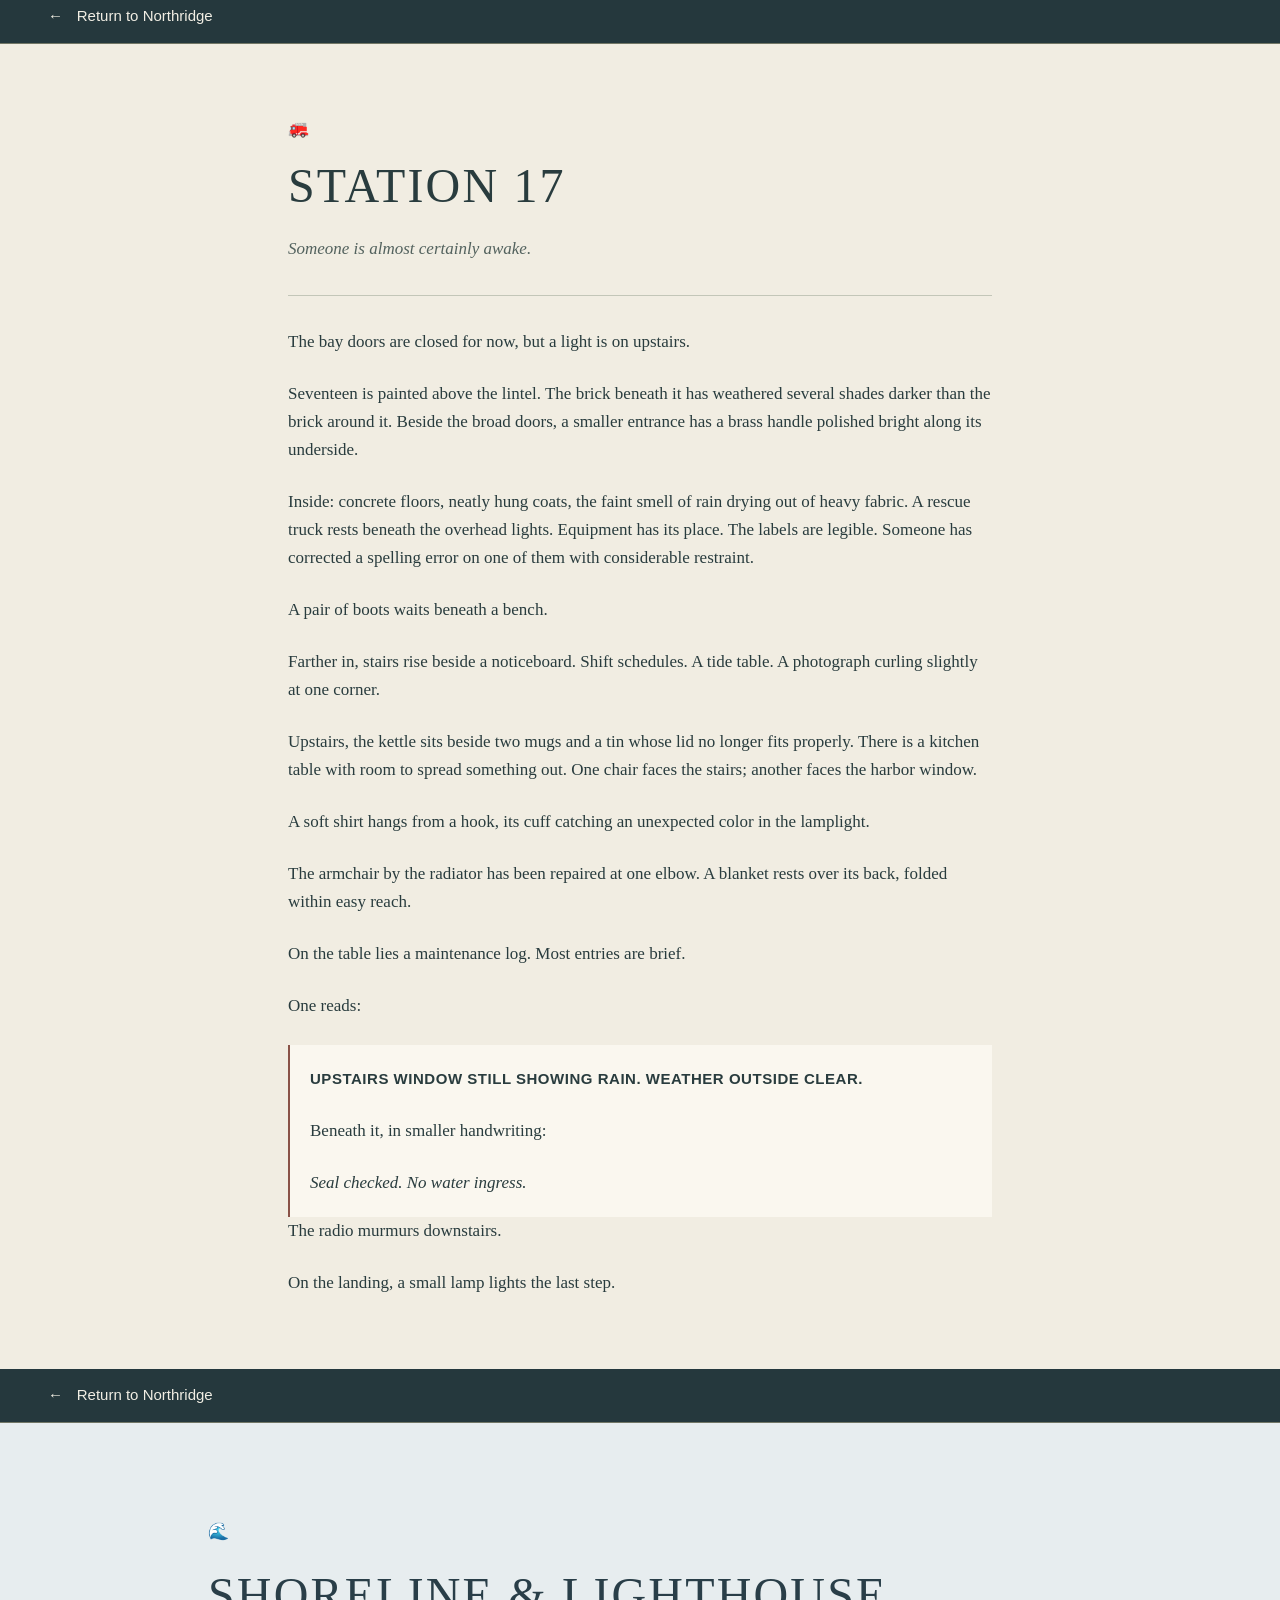
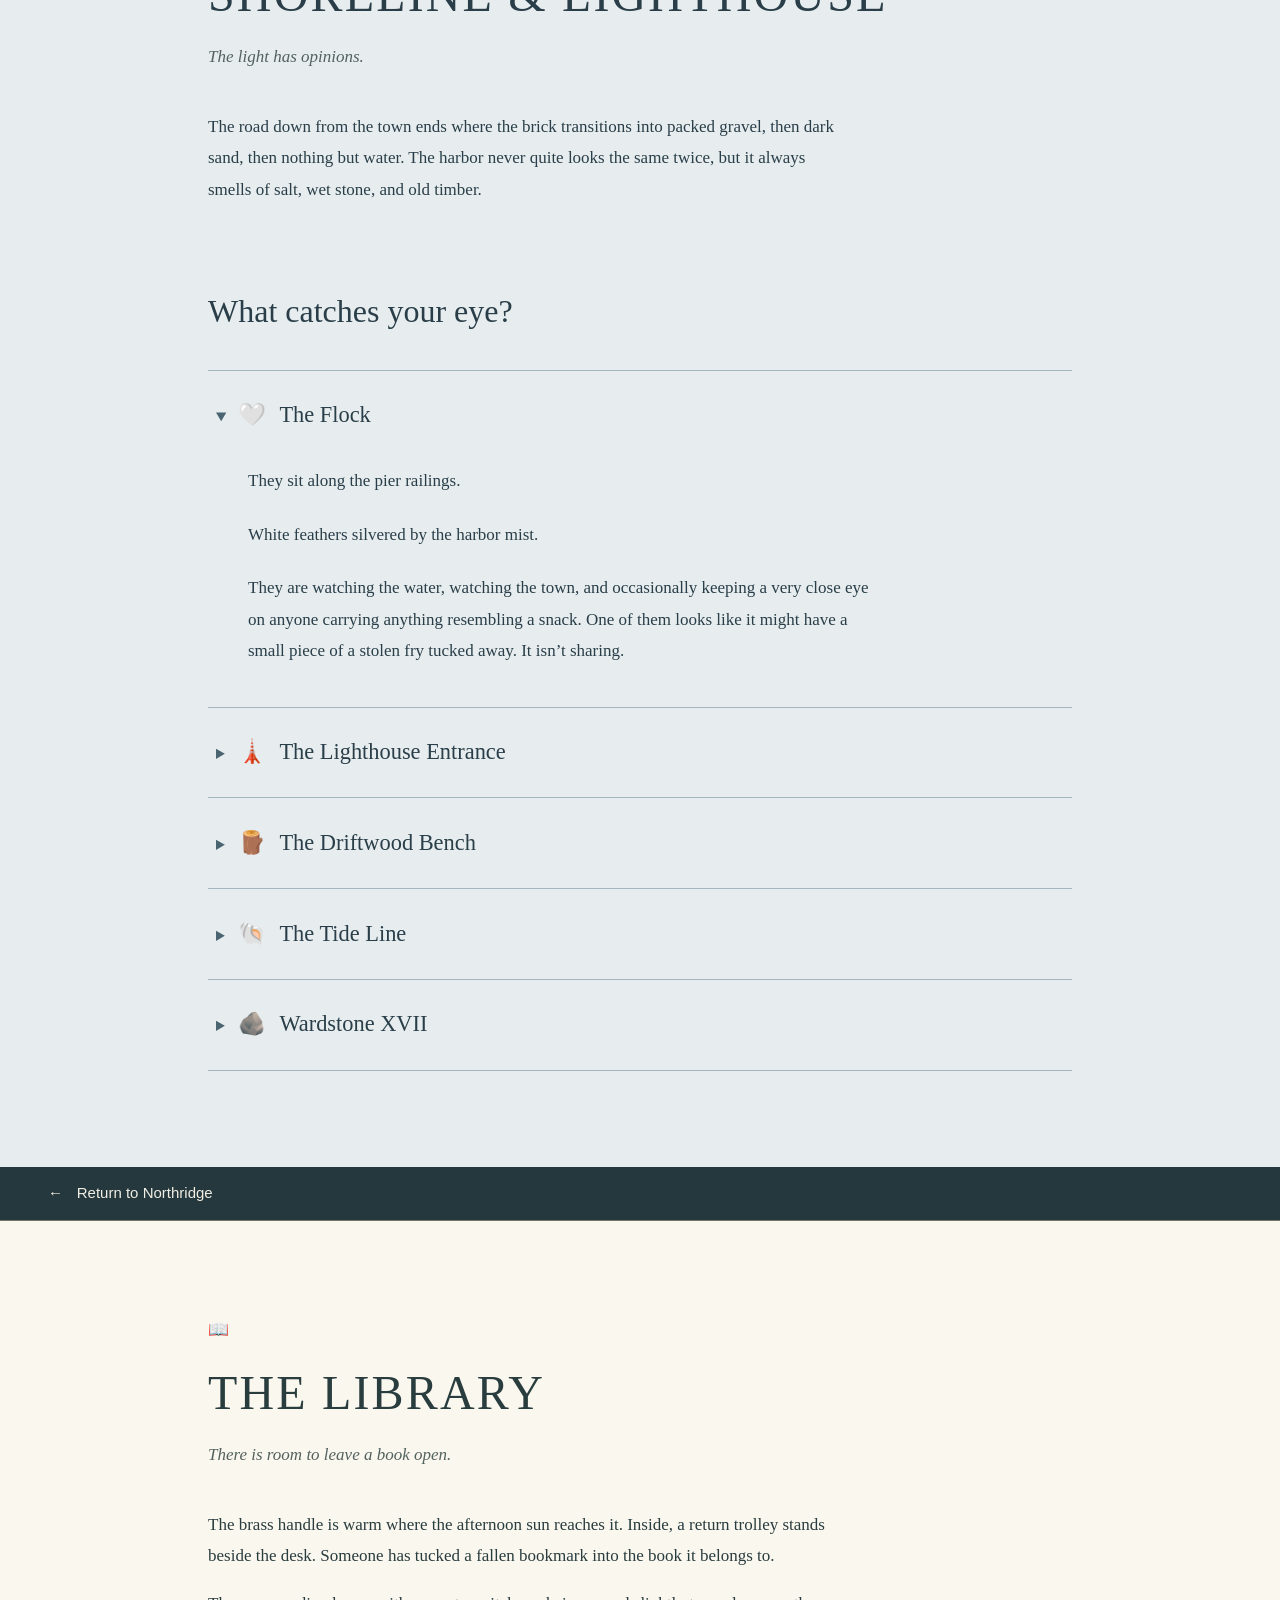
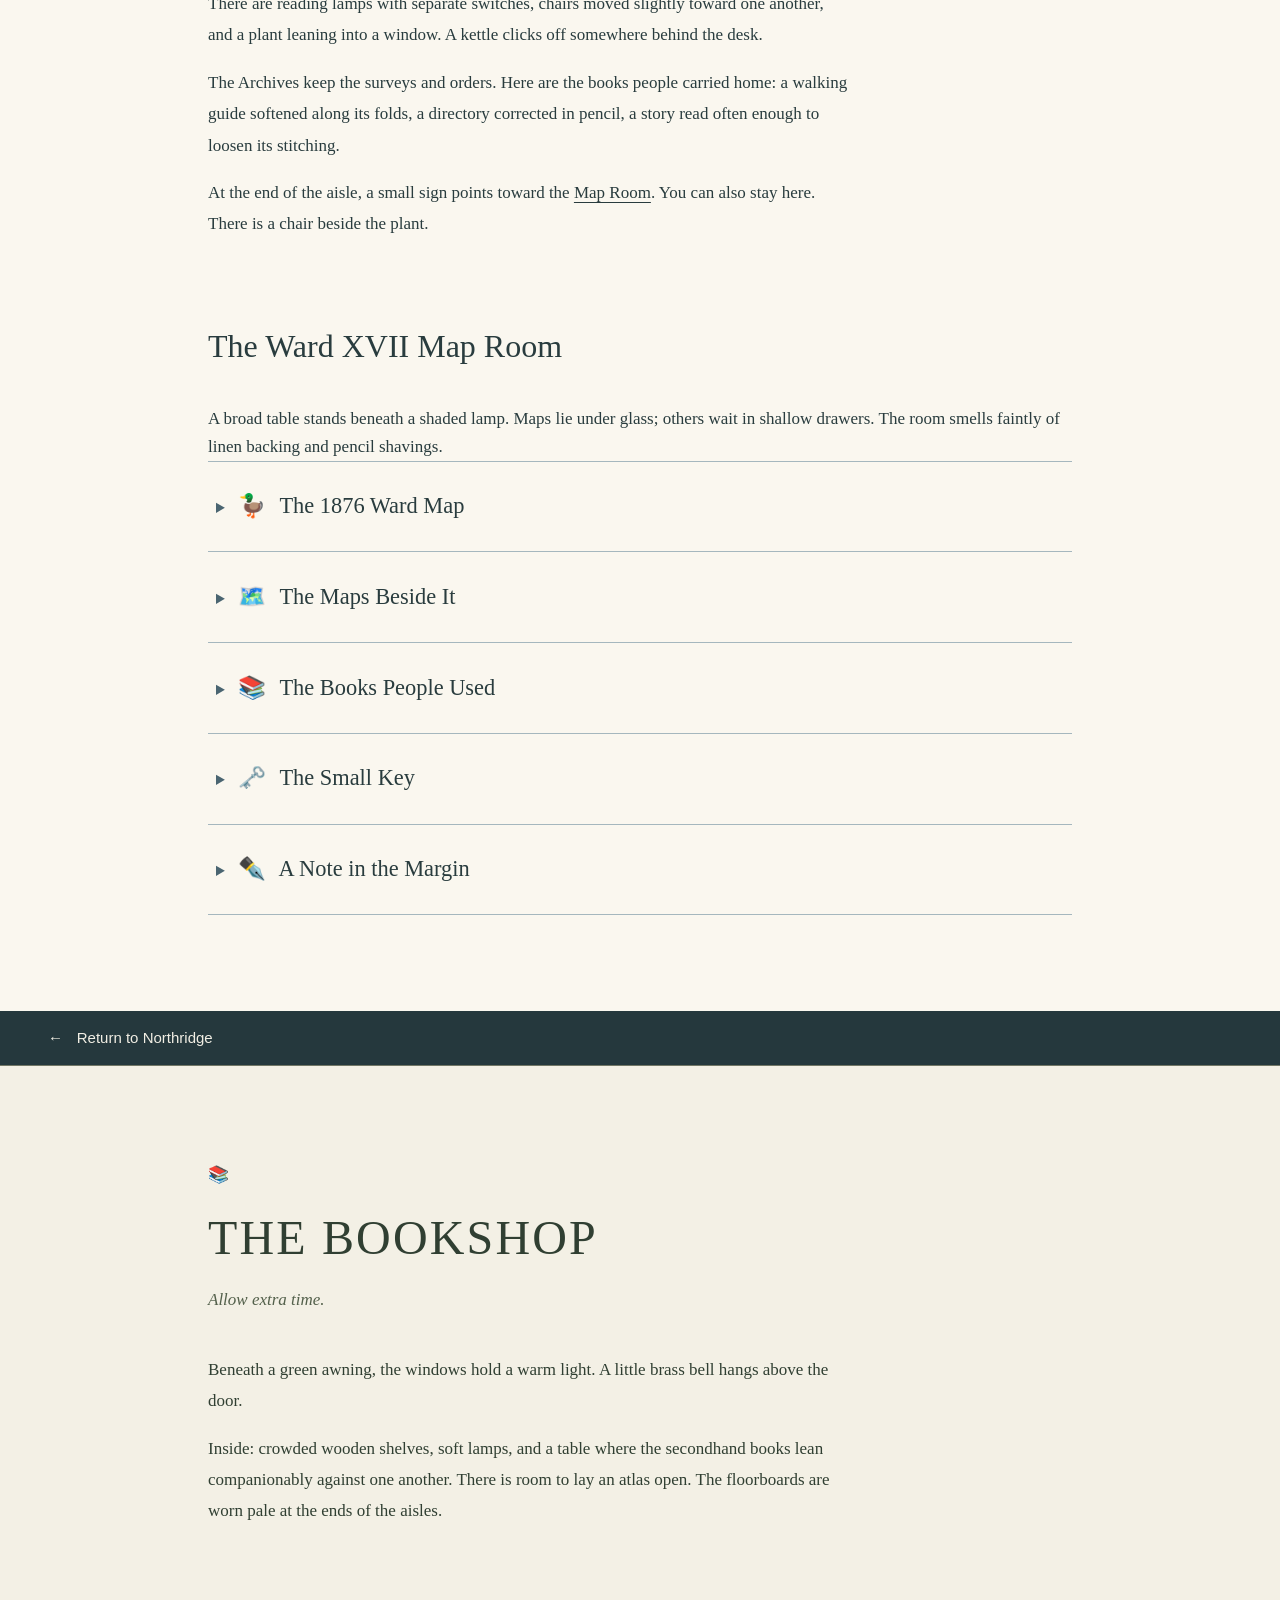
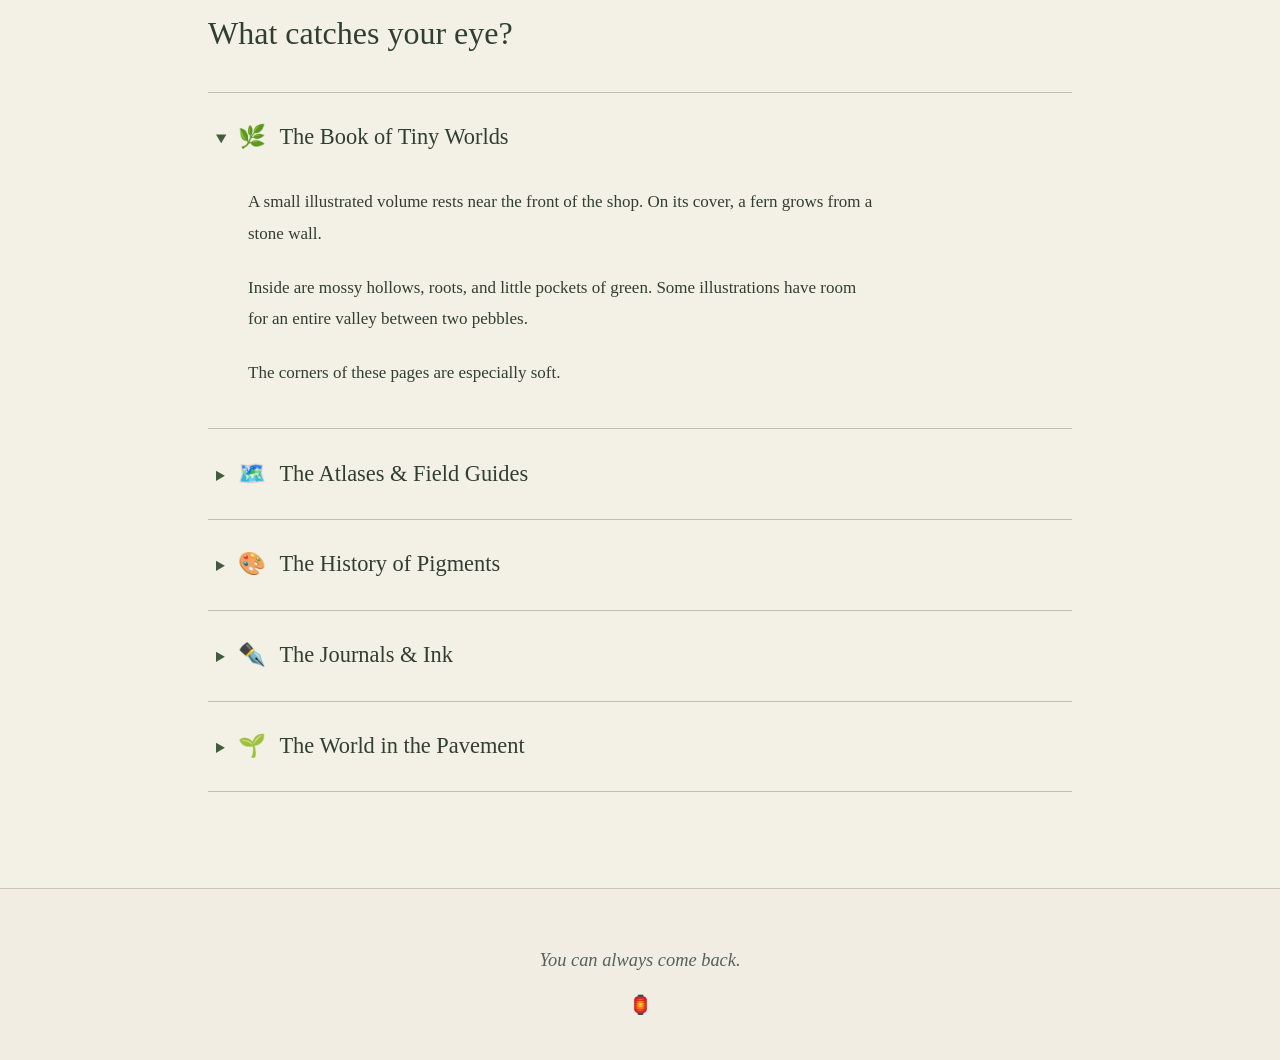
<file: archives.html>
<!doctype html>
<html lang="en">
<head>
  <meta charset="utf-8">
  <meta name="viewport" content="width=device-width, initial-scale=1">
  <meta http-equiv="refresh" content="0; url=index.html#municipal-archives">
  <title>Municipal Archives — Northridge</title>
  <link rel="stylesheet" href="styles.css">
</head>
<body class="archives-page">
  <main class="page-width archive-arrival">
    <div>
      <h1>Municipal Archives</h1>
      <p><a class="walk-link" href="index.html#municipal-archives">Enter the Archives →</a></p>
    </div>
  </main>
</body>
</html>
</file>
<file: styles.css>
/* Northridge: plain pages, ordinary materials, a little lamplight. */
:root {
  color-scheme: light;
  --dusk: #25383d;
  --dusk-ink: #f1eee4;
  --fog-ink: #d2d9d5;
  --paper: #f1ede2;
  --paper-light: #faf7ef;
  --ink: #293c3e;
  --quiet-ink: #53625e;
  --rule: #c3c6b8;
  --brass: #cbb57d;
  --link: #375547;
  --violet: #68436a;
  --serif: Georgia, "Times New Roman", serif;
  --sans: "Segoe UI", "Helvetica Neue", Arial, sans-serif;
}

* { box-sizing: border-box; }
html { scroll-padding-top: 5.5rem; }
body { margin: 0; font-family: var(--serif); font-size: 1.0625rem; line-height: 1.65; }
img { display: block; width: 100%; height: auto; }
figure, h1, h2, h3, p { margin: 0; }
h1, h2, h3, .object-name, .notebook-title { overflow-wrap: anywhere; }
.arrival > *, .archive-arrival > *, .road > * { min-width: 0; }
p + p { margin-top: 1rem; }
a { color: inherit; text-underline-offset: .25em; text-decoration-thickness: 1px; }
a:hover { text-decoration-thickness: 2px; }
a, summary { -webkit-tap-highlight-color: rgba(120, 112, 70, .2); }
a:focus-visible, summary:focus-visible { outline: 3px solid currentColor; outline-offset: 5px; }
[tabindex="-1"]:focus { outline: none; }
.page-width { width: min(74rem, calc(100% - 6rem)); margin-inline: auto; }
.skip-link { position: fixed; z-index: 100; top: .75rem; left: .75rem; padding: .65rem 1rem; background: var(--paper-light); color: var(--ink); transform: translateY(-180%); }
.skip-link:focus { transform: translateY(0); }

/* Arrival: a modest view from the road, with room to stop and read. */
.town-page { background: var(--dusk); color: var(--dusk-ink); }
.arrival { display: grid; grid-template-columns: .92fr 1.08fr; align-items: center; gap: 3.5rem; padding-block: 4rem 4.5rem; }
.arrival h1 { font-size: clamp(2rem, 4.2vw, 3.9rem); line-height: 1.15; font-weight: 400; letter-spacing: .075em; }
.whereabouts { margin-top: .7rem; color: var(--fog-ink); font-style: italic; font-size: 1.125rem; }
.porch-light { margin-top: 2.1rem; font-size: 1.6rem; line-height: 1.4; color: #e8cf98; }
.arrival-prose { margin-top: 1.2rem; color: var(--fog-ink); max-width: 29rem; }
.arrival-prose p + p { margin-top: .85rem; }
.arrival-view { padding: .5rem; border: 1px solid #687370; background: #2c3e42; }
.arrival-view img { aspect-ratio: 3 / 2; object-fit: contain; }

/* The road names sit on a continuous municipal paper surface. */
.town-paper { background: var(--paper); color: var(--ink); border-top: 4px solid #a99c73; }
.destinations { padding-top: 3.2rem; }
.destinations-heading { display: flex; align-items: center; gap: 2rem; margin-bottom: 1rem; }
h2 { font-size: clamp(1.625rem, 2.8vw, 2rem); font-weight: 400; line-height: 1.35; }
.heading-rule { flex: 1; height: 1px; background: var(--rule); }
.town-layout { display: grid; grid-template-columns: minmax(0, 1fr) 13rem; gap: 4.25rem; }
.road { display: grid; grid-template-columns: 13.75rem minmax(0, 1fr); gap: 1.6rem; padding-block: 2rem; border-bottom: 1px solid var(--rule); }
.road-sign { display: grid; grid-template-columns: 1.5rem minmax(0, 1fr); gap: .65rem; align-content: start; align-items: baseline; }
.place-symbol { font-size: 1.05rem; line-height: 1.5; }
.road h3 { font-size: 1.4rem; line-height: 1.4; font-weight: 400; }
.road-sign a { text-decoration: none; }
.road-sign a:hover { text-decoration: underline; }
.road-copy { font-size: 1rem; }
.road-tagline { font-weight: 700; }
.road-copy p + p { margin-top: .65rem; }
.road-ahead { font-style: italic; color: var(--quiet-ink); }
.walk-link { display: inline-block; padding-block: .65rem; margin-top: .3rem; color: var(--link); font-weight: 700; }
.walk-link span { display: inline-block; margin-left: .35rem; transition: transform 140ms ease; }
.walk-link:hover span { transform: translateX(3px); }
.town-notices { padding-top: 2.15rem; }
.small-label { font-family: var(--sans); font-size: .8125rem; line-height: 1.5; font-weight: 600; letter-spacing: .1em; }
.conditions { padding: 0 .5rem 1.8rem; }
.conditions p { margin-top: .9rem; font-size: 1rem; color: var(--quiet-ink); }
.municipal-notice { margin-top: .5rem; padding: 1.4rem 1.25rem 1.5rem; background: var(--paper-light); border: 1px solid #c6bc9c; border-top: 3px solid #9d8f63; box-shadow: 2px 3px 0 rgba(65, 65, 42, .06); }
.municipal-notice p { margin-top: .85rem; font-size: 1rem; }
.town-footer { padding-block: 3.5rem 2.5rem; text-align: center; }
.town-footer p { font-size: 1.15rem; font-style: italic; color: var(--quiet-ink); }
.town-footer > span { display: block; margin-top: .9rem; font-size: 1.15rem; }

/* Across the threshold, the paper and lamplight get warmer. */
.archives-page { background: #eee7d8; color: #3b4036; --ink: #3b4036; --quiet-ink: #606251; --rule: #c4c2af; }
.return-way { position: sticky; z-index: 10; top: 0; background: var(--dusk); color: var(--dusk-ink); border-bottom: 1px solid #727766; }
.return-way a { display: inline-block; padding-block: .9rem; font-family: var(--sans); font-size: .9375rem; text-decoration: none; }
.return-way a:hover { text-decoration: underline; }
.return-way a span { margin-right: .6rem; }
.archive-arrival { display: grid; grid-template-columns: .92fr 1.08fr; gap: 3.5rem; align-items: center; padding-block: 3.6rem 3.3rem; }
.archive-intro h1, .archive-intro h2 { font-size: clamp(2.125rem, 4.4vw, 3.75rem); line-height: 1.1; letter-spacing: .055em; font-weight: 400; }
.threshold-note { margin-top: 1rem; font-style: italic; color: var(--quiet-ink); }
.archive-prose { margin-top: 1.8rem; max-width: 30rem; }
.archive-prose p + p { margin-top: .8rem; }
.room-warmth { font-size: 1.2rem; }
.archive-view { padding: .5rem; border: 1px solid #afa889; background: #e5ddc9; }
.archive-view img { aspect-ratio: 3 / 2; object-fit: contain; }
.objects-section { border-top: 1px solid var(--rule); padding-block: 2.8rem 0; }
.objects-heading { display: grid; grid-template-columns: .8fr 1.2fr; gap: 2.5rem; margin-bottom: 2rem; align-items: baseline; }
.archivist-note { max-width: 23rem; justify-self: end; color: #6b5667; font-size: .9375rem; font-style: italic; }
.inspection-desk { border-top: 1px solid #90977f; }
.object { border-bottom: 1px solid var(--rule); }
.object > summary { display: flex; align-items: center; gap: .9rem; padding: 1.25rem 1rem; cursor: pointer; list-style: none; transition: background-color 140ms ease, color 140ms ease; }
.object > summary::-webkit-details-marker { display: none; }
.object > summary::marker { content: ""; }
.object > summary:hover { background: #e5decf; }
.object-name { font-size: 1.4rem; line-height: 1.4; font-weight: 400; }
.object-symbol { width: 1.5rem; font-size: 1.125rem; text-align: center; }
.inspection-mark { margin-left: auto; color: var(--quiet-ink); font-family: var(--sans); font-size: 1.25rem; font-weight: 400; }
.inspection-mark::before { content: "+"; }
.object[open] > summary { color: #3e5440; background: #e5decf; }
.object[open] .inspection-mark::before { content: "−"; }
.object-observation { margin: 0 1rem 1.75rem 3.4rem; padding: 1.6rem 2rem 1.75rem; max-width: 40rem; background: var(--paper-light); border-left: 2px solid #b3a16f; }
.object-observation p + p { margin-top: .55rem; }
.first-impression { font-size: 1.4rem; }
.notebook-page { border-left-color: #8a6a87; }
.notebook-title { font-family: var(--sans); font-size: .9375rem; letter-spacing: .055em; font-weight: 600; line-height: 1.75; max-width: 27rem; padding-block: .6rem; color: var(--violet); }
.violet-annotation { font-size: 1.75rem; font-style: italic; color: var(--violet); text-decoration: underline; text-underline-offset: .15em; }
.deeper-archive { padding-block: 3.5rem 4rem; }
.deeper-archive > p { color: var(--quiet-ink); font-style: italic; }
.records-threshold { margin-top: .4rem; max-width: 30rem; }
.records-threshold > summary { display: inline-block; padding-block: .5rem; cursor: pointer; list-style: none; text-decoration: underline; text-underline-offset: .25em; }
.records-threshold > summary::-webkit-details-marker { display: none; }
.records-threshold > summary::marker { content: ""; }
.records-threshold > summary span { margin-left: .4rem; }
.placeholder-note { margin-top: .55rem; color: var(--quiet-ink); font-family: var(--sans); font-size: .875rem; }

@media (min-width: 90rem) {
  .arrival { padding-block: 4.7rem 5rem; }
}
@media (max-width: 70rem) {
  .page-width { width: calc(100% - 4rem); }
  .arrival, .archive-arrival { gap: 2rem; }
  .town-layout { gap: 2.5rem; grid-template-columns: minmax(0, 1fr) 11rem; }
  .road { grid-template-columns: 11.5rem minmax(0, 1fr); gap: 1.25rem; }
  .municipal-notice { padding-inline: 1rem; }
}
@media (max-width: 55rem) {
  .arrival, .archive-arrival { grid-template-columns: 1fr; }
  .arrival { padding-block: 2.75rem; }
  .arrival h1 { font-size: clamp(2rem, 7vw, 3.9rem); }
  .arrival-prose, .archive-prose { max-width: 37rem; }
  .arrival-view { max-width: 40rem; width: 100%; }
  .archive-view { max-width: 40rem; width: 100%; }
  .town-layout { grid-template-columns: 1fr; gap: 0; }
  .road { grid-template-columns: 13rem minmax(0, 1fr); }
  .town-notices { display: grid; grid-template-columns: 1fr 1fr; gap: 2rem; padding-top: 2.5rem; }
  .conditions { padding: 1rem 0; }
  .municipal-notice { margin-top: 0; }
  .objects-heading { grid-template-columns: 1fr; gap: .8rem; }
  .archivist-note { justify-self: start; max-width: none; }
}
@media (max-width: 38rem) {
  body { font-size: 1rem; }
  .page-width { width: calc(100% - 2.5rem); }
  .arrival { padding-top: 2.2rem; gap: 1.75rem; }
  .arrival h1 { font-size: clamp(1.75rem, 7.4vw, 2.75rem); letter-spacing: .045em; }
  .whereabouts { font-size: 1rem; }
  .porch-light { margin-top: 1.65rem; font-size: 1.4rem; }
  .arrival-view, .archive-view { padding: .35rem; }
  .destinations { padding-top: 2.25rem; }
  .destinations-heading { gap: 1rem; margin-bottom: .3rem; }
  .heading-rule { display: none; }
  .road { grid-template-columns: 1fr; gap: .7rem; padding-block: 1.65rem; }
  .road-copy { padding-left: 2.15rem; }
  .road h3 { font-size: 1.35rem; }
  .town-notices { grid-template-columns: 1fr; gap: .75rem; padding-top: 1.5rem; }
  .conditions { padding: .75rem .25rem; }
  .municipal-notice { max-width: 25rem; padding: 1.25rem; }
  .town-footer { padding-block: 2.5rem 2rem; }
  .return-way a { padding-block: .9rem; font-size: .875rem; }
  .archive-arrival { padding-block: 2.3rem 2.5rem; gap: 1.6rem; }
  .archive-intro h1, .archive-intro h2 { font-size: clamp(1.8rem, 8vw, 2.8rem); letter-spacing: .04em; }
  .archive-prose { margin-top: 1.5rem; }
  .room-warmth { font-size: 1.125rem; }
  .objects-section { padding-top: 2rem; }
  .objects-heading { margin-bottom: 1.5rem; }
  .object > summary { padding: 1.1rem .35rem; gap: .7rem; }
  .object-name { font-size: 1.25rem; }
  .object-observation { margin: 0 0 1.3rem 1.1rem; padding: 1.25rem 1.25rem 1.4rem; }
  .deeper-archive { padding-block: 2.5rem 3rem; }
}
@media (prefers-reduced-motion: reduce) {
  *, *::before, *::after { transition: none !important; }
  .walk-link:hover span { transform: none; }
}
@media (forced-colors: active) {
  .return-way, .municipal-notice, .object-observation { border: 1px solid CanvasText; }
  .object[open] > summary { border: 1px solid CanvasText; }
}
@media print {
  body, .town-paper { background: white; color: black; }
  .page-width { width: 100%; }
  .skip-link, .return-way { display: none; }
  .arrival, .archive-arrival { padding-block: 1rem; }
  .arrival-prose, .whereabouts, .porch-light { color: black; }
  .road, .object { break-inside: avoid; }
}

/* One continuous walk, with the Archives retaining its warmer materials. */
.archive-location { scroll-margin-top: 0; }
.objects-heading h3 { font-size: clamp(1.625rem, 2.8vw, 2rem); font-weight: 400; line-height: 1.35; }
.destinations { padding-bottom: 3rem; }
.closing-paper { border-top: 1px solid var(--rule); }

/* One door down: an unhurried reading room, with a blue ink accent. */
.annex-location { background: var(--paper-light); color: var(--ink); }
.annex-reading { max-width: 44rem; padding-block: clamp(2.5rem, 6vw, 4.5rem); }
.annex-header { padding-bottom: 2rem; border-bottom: 1px solid var(--rule); }
.annex-header > .place-symbol { display: block; margin-bottom: .8rem; }
.annex-header h2 { font-size: clamp(1.8rem, 4.4vw, 3rem); letter-spacing: .045em; }
.annex-prose { margin-top: 2rem; }
.annex-prose p + p { margin-top: 1.5rem; }
.annex-desk-sign { padding-block: 1.4rem; border-block: 1px solid var(--rule); }
.annex-desk-sign strong { color: #345568; }
.annex-intake-note { padding-left: 1.25rem; border-left: 2px solid #718997; }
.annex-lantern { text-align: center; }

/* Station 17: the same quiet reading rhythm, with a brick-red log rule. */
.station-location { background: var(--paper); color: var(--ink); }
.station-log { margin-top: 1.5rem; padding: 1.25rem; border-left: 2px solid #895247; background: var(--paper-light); }
.station-log strong { font-family: var(--sans); font-size: .9375rem; letter-spacing: .035em; }

/* The shore opens out: sea-washed paper, generous space, and fine tide-like rules. */
.shore-location { background: #e7edef; color: #293e48; }
.shore-reading { max-width: 54rem; padding-block: clamp(3rem, 8vw, 6rem); }
.shore-header > .place-symbol { display: block; margin-bottom: 1.25rem; }
.shore-header h2 { max-width: 44rem; font-size: clamp(1.8rem, 4.4vw, 3rem); font-weight: 400; letter-spacing: .045em; line-height: 1.3; }
.shore-arrival { max-width: 40rem; margin-top: 2.5rem; line-height: 1.85; }
.shore-observations { margin-top: clamp(3rem, 7vw, 5rem); }
.shore-observations h3 { margin-bottom: 2rem; font-size: clamp(1.625rem, 2.8vw, 2rem); font-weight: 400; }
.shore-object { border-top: 1px solid #a5b7be; }
.shore-object:last-child { border-bottom: 1px solid #a5b7be; }
.shore-object > summary { padding: 1.65rem .5rem; cursor: pointer; font-size: clamp(1.125rem, 2.5vw, 1.4rem); border-radius: .25rem; }
.shore-object > summary::marker { color: #4a6571; font-size: .7em; }
.shore-object > summary > span { margin-inline: .35rem .5rem; }
.shore-object > summary:hover { color: #355b69; text-decoration: underline; text-underline-offset: .25em; }
.shore-observation { max-width: 40rem; margin-left: clamp(1rem, 4vw, 2.5rem); padding: .25rem .5rem 2.5rem 0; line-height: 1.85; }
.shore-observation p + p { margin-top: 1.4rem; }

/* The bookshop: cloth green, warm paper, and room to spread out a map. */
.bookshop-location { background: #f3f0e5; color: #303f32; --quiet-ink: #53604b; }
.bookshop-location .shore-object { border-color: #b9c2aa; }
.bookshop-location .shore-object > summary::marker,
.bookshop-location .shore-object > summary:hover { color: #415d3e; }
.bookshop-map-note { color: #415d3e; font-style: italic; }
</file>
